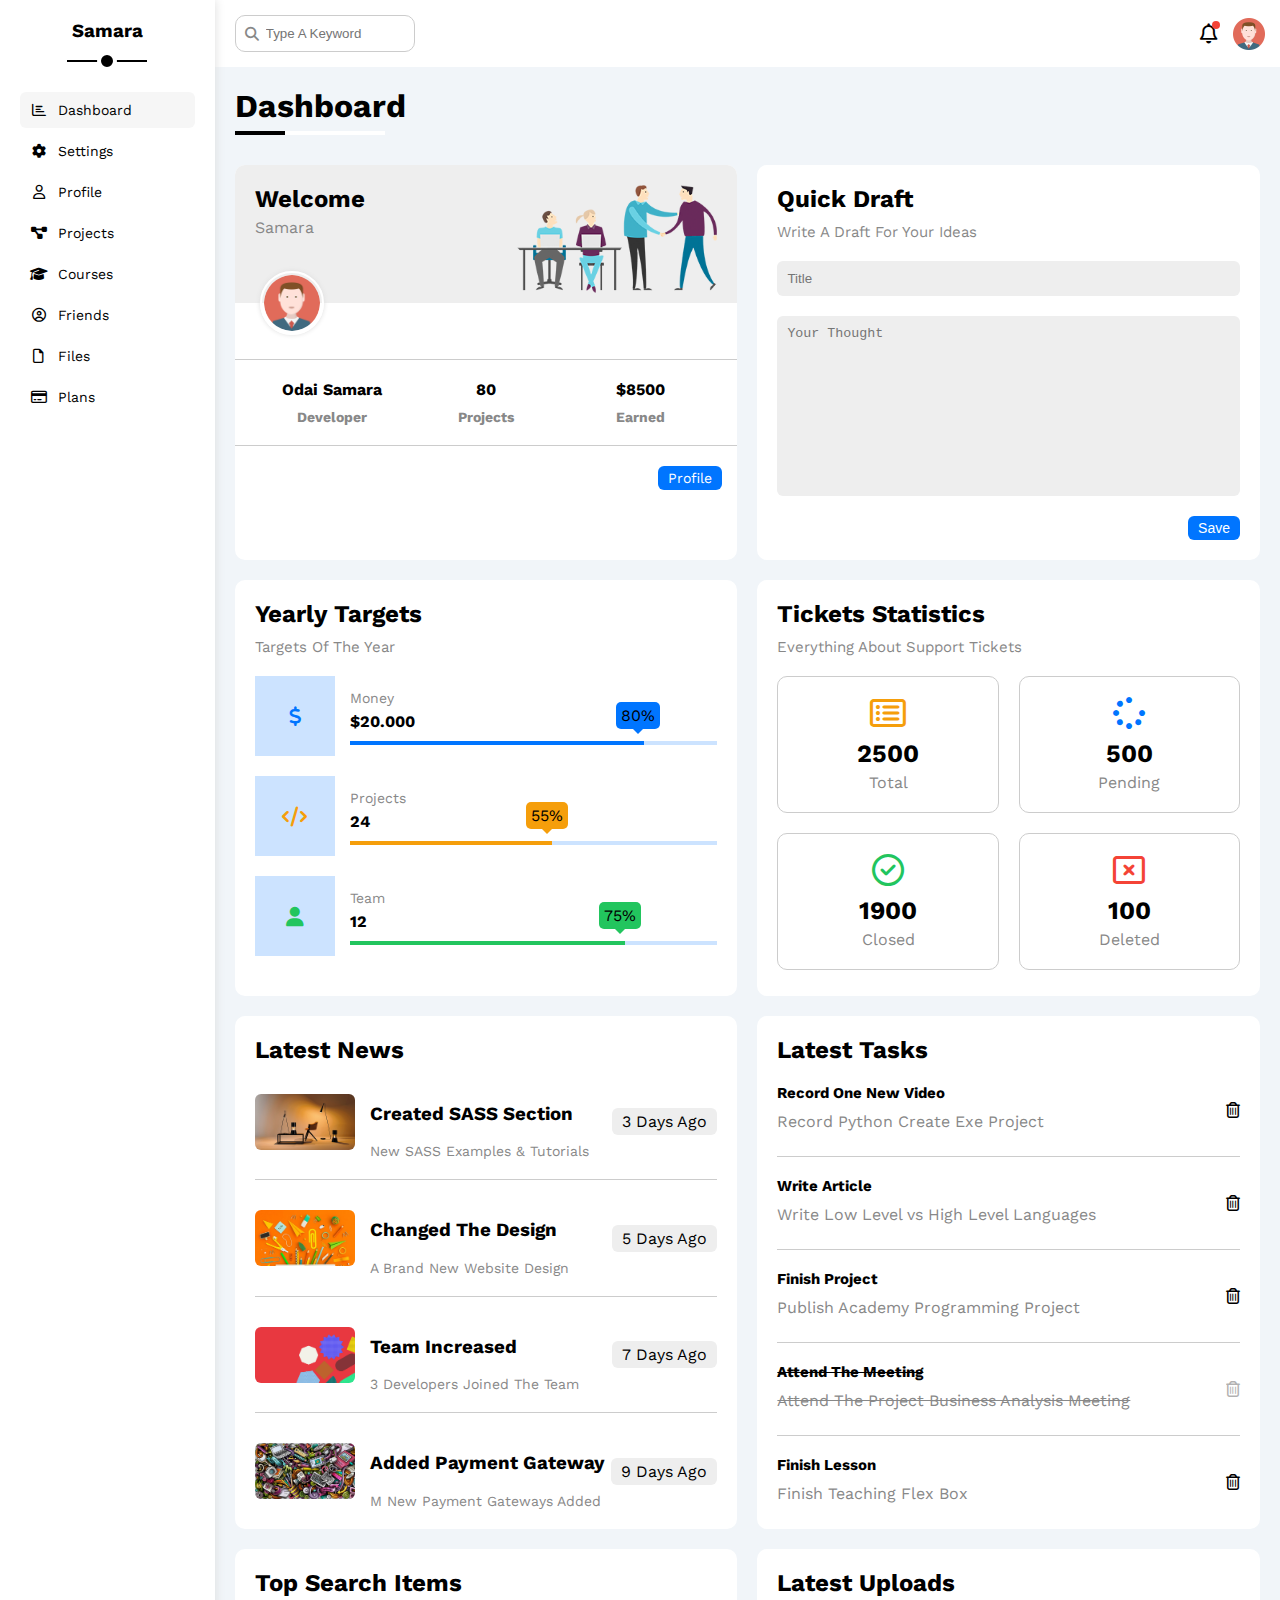
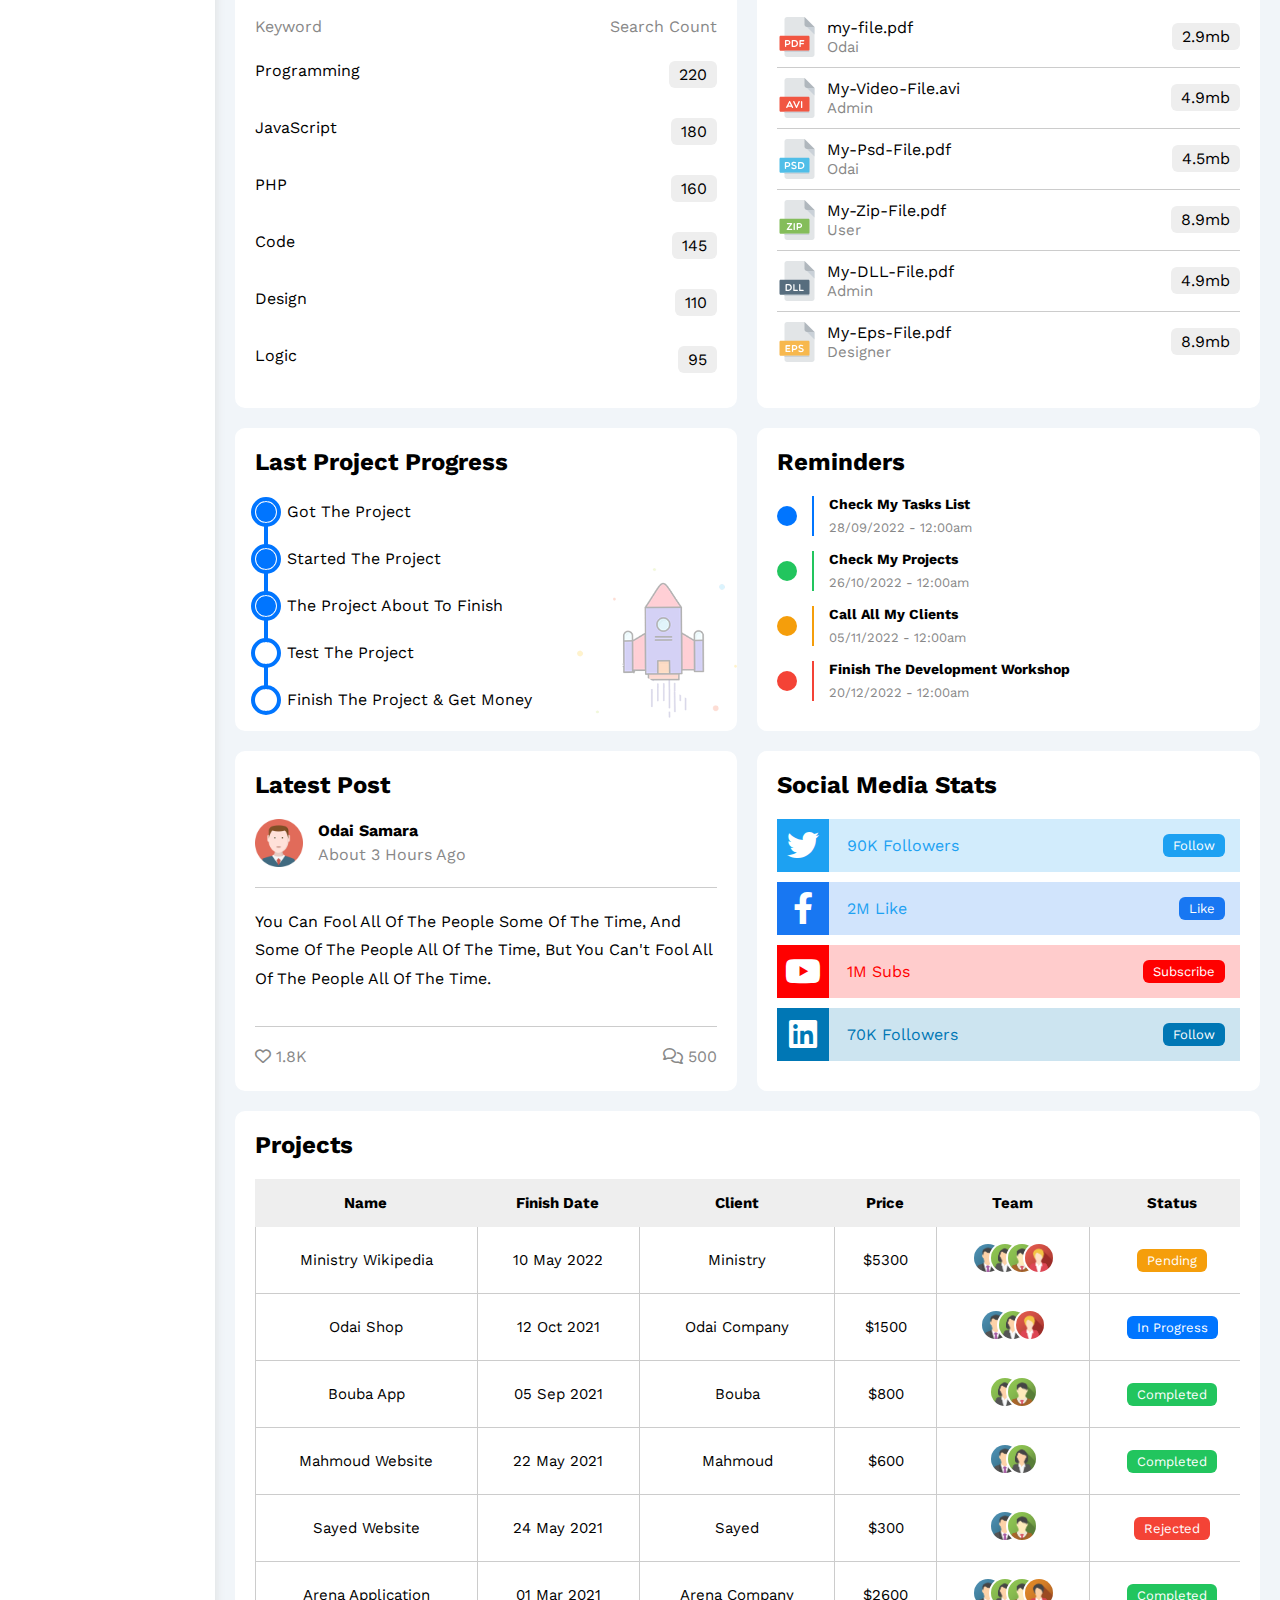
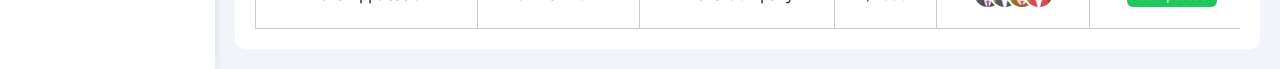
<file: index.html>
<!DOCTYPE html>
<html lang="en">

<head>
  <meta charset="UTF-8">
  <meta http-equiv="X-UA-Compatible" content="IE=edge">
  <meta name="viewport" content="width=device-width, initial-scale=1.0">
   <!-- FontAwesome -->
   <link rel="stylesheet" href="css/all.min.css">
  <!-- Main template file css -->
  <link rel="stylesheet" href="css/bootstarb.css">
  <link rel="stylesheet" href="css/master.css">
  <!-- font google -->
  <link rel="preconnect" href="https://fonts.googleapis.com">
  <link rel="preconnect" href="https://fonts.gstatic.com" crossorigin>
  <link
    href="https://fonts.googleapis.com/css2?family=Cairo:wght@300;400;700&family=Jomhuria&family=Open+Sans:wght@400;700&family=Work+Sans:wght@200;300;400;500;600;800&display=swap"
    rel="stylesheet">
  <title>Dashboard</title>
</head>

<body>
  <div class="page d-flex">
    <div class="sidebar bg-white p-20 p-relative">
      <h3 class="p-relative txt-c mt-0">Samara</h3>
      <ul>
        <li>
          <a class="active d-flex align-center fs-14 c-black rad-6 p-10" href="index.html">
            <i class="fa-regular fa-chart-bar fa-fw"></i>
            <span>Dashboard</span>
          </a>
        </li>
        <li>
          <a class="d-flex align-center fs-14 c-black rad-6 p-10" href="settings.html">
            <i class="fa-solid fa-gear fa-fw"></i>
            <span>Settings</span>
          </a>
        </li>
        <li>
          <a class="d-flex align-center fs-14 c-black rad-6 p-10" href="profile.html">
            <i class="fa-regular fa-user fa-fw"></i>
            <span>Profile</span>
          </a>
        </li>
        <li>
          <a class="d-flex align-center fs-14 c-black rad-6 p-10" href="projects.html">
            <i class="fa-solid fa-diagram-project fa-fw"></i>
            <span>Projects</span>
          </a>
        </li>
        <li>
          <a class="d-flex align-center fs-14 c-black rad-6 p-10" href="courses.html">
            <i class="fa-solid fa-graduation-cap fa-fw"></i>
            <span>Courses</span>
          </a>
        </li>
        <li>
          <a class="d-flex align-center fs-14 c-black rad-6 p-10" href="friends.html">
            <i class="fa-regular fa-circle-user fa-fw"></i>
            <span>Friends</span>
          </a>
        </li>
        <li>
          <a class="d-flex align-center fs-14 c-black rad-6 p-10" href="files.html">
            <i class="fa-regular fa-file fa-fw"></i>
            <span>Files</span>
          </a>
        </li>
        <li>
          <a class="d-flex align-center fs-14 c-black rad-6 p-10" href="plans.html">
            <i class="fa-regular fa-credit-card fa-fw"></i>
            <span>Plans</span>
          </a>
        </li>
      </ul>
    </div>
    <div class="content w-full">
      <!-- Start Head -->
      <div class="head bg-white p-15 between-flex">
        <div class="search p-relative">
          <input class="p-10" type="search" placeholder="Type A Keyword" />
        </div>
        <div class="icons d-flex align-center">
          <span class="notification p-relative">
            <i class="fa-regular fa-bell fa-lg"></i>
          </span>
          <img decoding="async" src="image/avatar.png" alt="" />
        </div>
      </div>
      <!-- End Head -->
      <h1 class="p-relative">Dashboard</h1>
      <div class="wrapper d-grid gap-20">
        <!-- Start Welcome Widget -->
        <div class="welcome bg-white rad-10 txt-c-mobile block-mobile">
          <div class="intro p-20 d-flex space-between bg-eee">
            <div>
              <h2 class="m-0">Welcome</h2>
              <p class="c-grey mt-5">Samara</p>
            </div>
            <img decoding="async" class="hide-mobile" src="image/welcome.png" alt="" />
          </div>
          <img decoding="async" src="image/avatar.png" alt="" class="avatar" />
          <div class="body txt-c d-flex p-20 mt-20 mb-20 block-mobile">
            <div>Odai Samara <span class="d-block c-grey fs-14 mt-10">Developer</span></div>
            <div>80 <span class="d-block c-grey fs-14 mt-10">Projects</span></div>
            <div>$8500 <span class="d-block c-grey fs-14 mt-10">Earned</span></div>
          </div>
          <a href="profile.html" class="visit d-block fs-14 bg-blue c-white w-fit btn-shape">Profile</a>
        </div>
        <!-- End Welcome Widget -->
        <!-- Start Quick Draft Widget -->
        <div class="quick-draft p-20 bg-white rad-10">
          <h2 class="mt-0 mb-10">Quick Draft</h2>
          <p class="mt-0 mb-20 c-grey fs-15">Write A Draft For Your Ideas</p>
          <form>
            <input class="d-block mb-20 w-full p-10 b-none bg-eee rad-6" type="text" placeholder="Title" />
            <textarea class="d-block mb-20 w-full p-10 b-none bg-eee rad-6" placeholder="Your Thought"></textarea>
            <input class="save d-block fs-14 bg-blue c-white b-none w-fit btn-shape" type="submit" value="Save" />
          </form>
        </div>
        <!-- End Quick Draft Widget -->
        <!-- Start Targets Widget -->
        <div class="targets p-20 bg-white rad-10">
          <h2 class="mt-0 mb-10">Yearly Targets</h2>
          <p class="mt-0 mb-20 c-grey fs-15">Targets Of The Year</p>
          <div class="target-row mb-20 blue center-flex">
            <div class="icon center-flex">
              <i class="fa-solid fa-dollar-sign fa-lg c-blue"></i>
            </div>
            <div class="details">
              <span class="fs-14 c-grey">Money</span>
              <span class="d-block mt-5 mb-10 fw-bold">$20.000</span>
              <div class="progress p-relative">
                <span class="bg-blue blue" style="width: 80%">
                  <span class="bg-blue">80%</span>
                </span>
              </div>
            </div>
          </div>
          <div class="target-row mb-20 center-flex orange">
            <div class="icon center-flex">
              <i class="fa-solid fa-code fa-lg c-orange"></i>
            </div>
            <div class="details">
              <span class="fs-14 c-grey">Projects</span>
              <span class="d-block mt-5 mb-10 fw-bold">24</span>
              <div class="progress p-relative">
                <span class="bg-orange orange" style="width: 55%">
                  <span class="bg-orange">55%</span>
                </span>
              </div>
            </div>
          </div>
          <div class="target-row mb-20 center-flex green">
            <div class="icon center-flex">
              <i class="fa-solid fa-user fa-lg c-green"></i>
            </div>
            <div class="details">
              <span class="fs-14 c-grey">Team</span>
              <span class="d-block mt-5 mb-10 fw-bold">12</span>
              <div class="progress p-relative">
                <span class="bg-green green" style="width: 75%">
                  <span class="bg-green">75%</span>
                </span>
              </div>
            </div>
          </div>
        </div>
        <!-- End Targets Widget -->
        <!-- Start Ticket Widget -->
        <div class="tickets p-20 bg-white rad-10">
          <h2 class="mt-0 mb-10">Tickets Statistics</h2>
          <p class="mt-0 mb-20 c-grey fs-15">Everything About Support Tickets</p>
          <div class="d-flex txt-c gap-20 f-wrap">
            <div class="box p-20 rad-10 c-grey">
              <i class="fa-regular fa-rectangle-list fa-2x mb-10 c-orange"></i>
              <span class="d-block c-black fw-bold fs-25 mb-5">2500</span>
              Total
            </div>
            <div class="box p-20 rad-10 c-grey">
              <i class="fa-solid fa-spinner fa-2x mb-10 c-blue"></i>
              <span class="d-block c-black fw-bold fs-25 mb-5">500</span>
              Pending
            </div>
            <div class="box p-20 rad-10 c-grey">
              <i class="fa-regular fa-circle-check fa-2x mb-10 c-green"></i>
              <span class="d-block c-black fw-bold fs-25 mb-5">1900</span>
              Closed
            </div>
            <div class="box p-20 rad-10 c-grey">
              <i class="fa-regular fa-rectangle-xmark fa-2x mb-10 c-red"></i>
              <span class="d-block c-black fw-bold fs-25 mb-5">100</span>
              Deleted
            </div>
          </div>
        </div>
        <!-- End Ticket Widget -->
        <!-- Start Latest News Widget -->
        <div class="latest-news p-20 bg-white rad-10 txt-c-mobile">
          <h2 class="mt-0 mb-20">Latest News</h2>
          <div class="news-row d-flex align-center">
            <img decoding="async" src="image/news-01.png" alt="" />
            <div class="info">
              <h3>Created SASS Section</h3>
              <p class="m-0 fs-14 c-grey">New SASS Examples & Tutorials</p>
            </div>
            <div class="btn-shape bg-eee label">3 Days Ago</div>
          </div>
          <div class="news-row d-flex align-center">
            <img decoding="async" src="image/news-02.png" alt="" />
            <div class="info">
              <h3>Changed The Design</h3>
              <p class="m-0 fs-14 c-grey">A Brand New Website Design</p>
            </div>
            <div class="btn-shape bg-eee label">5 Days Ago</div>
          </div>
          <div class="news-row d-flex align-center">
            <img decoding="async" src="image/news-03.png" alt="" />
            <div class="info">
              <h3>Team Increased</h3>
              <p class="m-0 fs-14 c-grey">3 Developers Joined The Team</p>
            </div>
            <div class="btn-shape bg-eee label">7 Days Ago</div>
          </div>
          <div class="news-row d-flex align-center">
            <img decoding="async" src="image/news-04.png" alt="" />
            <div class="info">
              <h3>Added Payment Gateway</h3>
              <p class="m-0 fs-14 c-grey">M New Payment Gateways Added</p>
            </div>
            <div class="btn-shape bg-eee label">9 Days Ago</div>
          </div>
        </div>
        <!-- End Latest News Widget -->
        <!-- Start Tasks Widget -->
        <div class="tasks p-20 bg-white rad-10">
          <h2 class="mt-0 mb-20">Latest Tasks</h2>
          <div class="task-row between-flex">
            <div class="info">
              <h3 class="mt-0 mb-10 fs-15">Record One New Video</h3>
              <p class="m-0 mb-5  c-grey">Record Python Create Exe Project</p>
            </div>
            <i class="fa-regular fa-trash-can delete"></i>
          </div>
          <div class="task-row between-flex">
            <div class="info">
              <h3 class="mt-0 mb-10 fs-15">Write Article</h3>
              <p class="m-0  mb-5 c-grey">Write Low Level vs High Level Languages</p>
            </div>
            <i class="fa-regular fa-trash-can delete"></i>
          </div>
          <div class="task-row between-flex">
            <div class="info">
              <h3 class="mt-0 mb-10 fs-15">Finish Project</h3>
              <p class="m-0 mb-5 c-grey">Publish Academy Programming Project</p>
            </div>
            <i class="fa-regular fa-trash-can delete"></i>
          </div>
          <div class="task-row between-flex done">
            <div class="info">
              <h3 class="mt-0 mb-10 fs-15">Attend The Meeting</h3>
              <p class="m-0 mb-5 c-grey">Attend The Project Business Analysis Meeting</p>
            </div>
            <i class="fa-regular fa-trash-can delete"></i>
          </div>
          <div class="task-row between-flex">
            <div class="info">
              <h3 class="mt-0 mb-10 fs-15">Finish Lesson</h3>
              <p class="m-0 mb-5 c-grey">Finish Teaching Flex Box</p>
            </div>
            <i class="fa-regular fa-trash-can delete"></i>
          </div>
        </div>
        <!-- End Tasks -->
        <!-- Start Top Search Word Widget -->
        <div class="search-items p-20 bg-white rad-10">
          <h2 class="mt-0 mb-20">Top Search Items</h2>
          <div class="items-head d-flex space-between c-grey mb-10">
            <div>Keyword</div>
            <div>Search Count</div>
          </div>
          <div class="items d-flex space-between pt-15 pb-15">
            <span>Programming</span>
            <span class="bg-eee btn-shape">220</span>
          </div>
          <div class="items d-flex space-between pt-15 pb-15">
            <span>JavaScript</span>
            <span class="bg-eee btn-shape">180</span>
          </div>
          <div class="items d-flex space-between pt-15 pb-15">
            <span>PHP</span>
            <span class="bg-eee btn-shape">160</span>
          </div>
          <div class="items d-flex space-between pt-15 pb-15">
            <span>Code</span>
            <span class="bg-eee btn-shape">145</span>
          </div>
          <div class="items d-flex space-between pt-15 pb-15">
            <span>Design</span>
            <span class="bg-eee btn-shape">110</span>
          </div>
          <div class="items d-flex space-between pt-15 pb-15">
            <span>Logic</span>
            <span class="bg-eee btn-shape">95</span>
          </div>
        </div>
        <!-- End Top Search Word Widget -->
        <!-- Start Latest Uploads Widget -->
        <div class="latest-uploads p-20 bg-white rad-10">
          <h2 class="mt-0 mb-20">Latest Uploads</h2>
          <ul class="m-0">
            <li class="between-flex pb-10 mb-10">
              <div class="d-flex align-center">
                <img decoding="async" class="mr-10" src="image/pdf.svg" alt="" />
                <div>
                  <span class="d-block">my-file.pdf</span>
                  <span class="fs-15 c-grey">Odai</span>
                </div>
              </div>
              <div class="bg-eee btn-shape">2.9mb</div>
            </li>
            <li class="between-flex pb-10 mb-10">
              <div class="d-flex align-center">
                <img decoding="async" class="mr-10" src="image/avi.svg" alt="" />
                <div>
                  <span class="d-block">My-Video-File.avi</span>
                  <span class="fs-15 c-grey">Admin</span>
                </div>
              </div>
              <div class="bg-eee btn-shape">4.9mb</div>
            </li>
            <li class="between-flex pb-10 mb-10">
              <div class="d-flex align-center">
                <img decoding="async" class="mr-10" src="image/psd.svg" alt="" />
                <div>
                  <span class="d-block">My-Psd-File.pdf</span>
                  <span class="fs-15 c-grey">Odai </span>
                </div>
              </div>
              <div class="bg-eee btn-shape">4.5mb</div>
            </li>
            <li class="between-flex pb-10 mb-10">
              <div class="d-flex align-center">
                <img decoding="async" class="mr-10" src="image/zip.svg" alt="" />
                <div>
                  <span class="d-block">My-Zip-File.pdf</span>
                  <span class="fs-15 c-grey">User</span>
                </div>
              </div>
              <div class="bg-eee btn-shape">8.9mb</div>
            </li>
            <li class="between-flex pb-10 mb-10">
              <div class="d-flex align-center">
                <img decoding="async" class="mr-10" src="image/dll.svg" alt="" />
                <div>
                  <span class="d-block">My-DLL-File.pdf</span>
                  <span class="fs-15 c-grey">Admin</span>
                </div>
              </div>
              <div class="bg-eee btn-shape">4.9mb</div>
            </li>
            <li class="between-flex">
              <div class="d-flex align-center">
                <img decoding="async" class="mr-10" src="image/eps.svg" alt="" />
                <div>
                  <span class="d-block">My-Eps-File.pdf</span>
                  <span class="fs-15 c-grey">Designer</span>
                </div>
              </div>
              <div class="bg-eee btn-shape">8.9mb</div>
            </li>
          </ul>
        </div>
        <!-- End Latest Uploads Widget -->
        <!-- Start Last Project Progress Widget -->
        <div class="last-project p-20 bg-white rad-10 p-relative">
          <h2 class="mt-0 mb-20">Last Project Progress</h2>
          <ul class="m-0 p-relative">
            <li class="mt-25 d-flex align-center done">Got The Project</li>
            <li class="mt-25 d-flex align-center done">Started The Project</li>
            <li class="mt-25 d-flex align-center done">The Project About To Finish</li>
            <li class="mt-25 d-flex align-center current">Test The Project</li>
            <li class="mt-25 d-flex align-center">Finish The Project & Get Money</li>
          </ul>
          <img decoding="async" class="launch-icon hide-mobile" src="image/project.png" alt="" />
        </div>
        <!-- End Last Project Progress Widget -->
        <!-- Start Reminders Widget -->
        <div class="reminders p-20 bg-white rad-10 p-relative">
          <h2 class="mt-0 mb-25">Reminders</h2>
          <ul class="m-0">
            <li class="d-flex align-center mt-15">
              <span class="key bg-blue mr-15 d-block rad-half"></span>
              <div class="pl-15 blue">
                <p class="fs-14 fw-bold mt-0 mb-5">Check My Tasks List</p>
                <span class="fs-13 c-grey">28/09/2022 - 12:00am</span>
              </div>
            </li>
            <li class="d-flex align-center mt-15">
              <span class="key bg-green mr-15 d-block rad-half"></span>
              <div class="pl-15 green">
                <p class="fs-14 fw-bold mt-0 mb-5">Check My Projects</p>
                <span class="fs-13 c-grey">26/10/2022 - 12:00am</span>
              </div>
            </li>
            <li class="d-flex align-center mt-15">
              <span class="key bg-orange mr-15 d-block rad-half"></span>
              <div class="pl-15 orange">
                <p class="fs-14 fw-bold mt-0 mb-5">Call All My Clients</p>
                <span class="fs-13 c-grey">05/11/2022 - 12:00am</span>
              </div>
            </li>
            <li class="d-flex align-center mt-15">
              <span class="key bg-red mr-15 d-block rad-half"></span>
              <div class="pl-15 red">
                <p class="fs-14 fw-bold mt-0 mb-5">Finish The Development Workshop</p>
                <span class="fs-13 c-grey">20/12/2022 - 12:00am</span>
              </div>
            </li>
          </ul>
        </div>
        <!-- End Reminders Widget -->
        <!-- Start Latest Post Widget -->
        <div class="latest-post p-20 bg-white rad-10 p-relative">
          <h2 class="mt-0 mb-25">Latest Post</h2>
          <div class="top d-flex align-center">
            <img decoding="async" class="avatar mr-15" src="image/avatar.png" alt="" />
            <div class="info">
              <span class="d-block mb-5 fw-bold">Odai Samara</span>
              <span class="c-grey">About 3 Hours Ago</span>
            </div>
          </div>
          <div class="post-content txt-c-mobile pt-20 pb-20 mt-20 mb-20">
            You can fool all of the people some of the time, and some of the people all of the time, but you can't
            fool all of the people all of the time.
          </div>
          <div class="post-stats between-flex c-grey">
            <div>
              <i class="fa-regular fa-heart"></i>
              <span>1.8K</span>
            </div>
            <div>
              <i class="fa-regular fa-comments"></i>
              <span>500</span>
            </div>
          </div>
        </div>
        <!-- End Latest Post Widget -->
        <!-- Start Social Media Stats Widget -->
        <div class="social-media p-20 bg-white rad-10 p-relative">
          <h2 class="mt-0 mb-25">Social Media Stats</h2>
          <div class="box twitter p-15 p-relative mb-10 between-flex">
            <i class="fa-brands fa-twitter fa-2x c-white h-full center-flex"></i>
            <span>90K Followers</span>
            <a class="fs-13 c-white btn-shape" href="#">Follow</a>
          </div>
          <div class="box facebook p-15 p-relative mb-10 between-flex">
            <i class="fa-brands fa-facebook-f fa-2x c-white h-full center-flex"></i>
            <span>2M Like</span>
            <a class="fs-13 c-white btn-shape" href="#">Like</a>
          </div>
          <div class="box youtube p-15 p-relative mb-10 between-flex">
            <i class="fa-brands fa-youtube fa-2x c-white h-full center-flex"></i>
            <span>1M Subs</span>
            <a class="fs-13 c-white btn-shape" href="#">Subscribe</a>
          </div>
          <div class="box linkedin p-15 p-relative mb-10 between-flex">
            <i class="fa-brands fa-linkedin fa-2x c-white h-full center-flex"></i>
            <span>70K Followers</span>
            <a class="fs-13 c-white btn-shape" href="#">Follow</a>
          </div>
        </div>
        <!--  End Social Media Stats Widget -->
      </div>
      <!-- Start Projects Table -->
      <div class="projects p-20 bg-white rad-10 m-20">
        <h2 class="mt-0 mb-20">Projects</h2>
        <div class="responsive-table">
          <table class="fs-15 w-full">
            <thead>
              <tr>
                <td>Name</td>
                <td>Finish Date</td>
                <td>Client</td>
                <td>Price</td>
                <td>Team</td>
                <td>Status</td>
              </tr>
            </thead>
            <tbody>
              <tr>
                <td>Ministry Wikipedia</td>
                <td>10 May 2022</td>
                <td>Ministry</td>
                <td>$5300</td>
                <td>
                  <img decoding="async" src="image/team-01.png" alt="" />
                  <img decoding="async" src="image/team-02.png" alt="" />
                  <img decoding="async" src="image/team-03.png" alt="" />
                  <img decoding="async" src="image/team-05.png" alt="" />
                </td>
                <td>
                  <span class="label fs-13  btn-shape bg-orange c-white">Pending</span>
                </td>
              </tr>
              <tr>
                <td>Odai Shop</td>
                <td>12 Oct 2021</td>
                <td>Odai Company</td>
                <td>$1500</td>
                <td>
                  <img decoding="async" src="image/team-01.png" alt="" />
                  <img decoding="async" src="image/team-02.png" alt="" />
                  <img decoding="async" src="image/team-05.png" alt="" />
                </td>
                <td><span class="label fs-13 btn-shape bg-blue c-white">In Progress</span></td>
              </tr>
              <tr>
                <td>Bouba App</td>
                <td>05 Sep 2021</td>
                <td>Bouba</td>
                <td>$800</td>
                <td>
                  <img decoding="async" src="image/team-02.png" alt="" />
                  <img decoding="async" src="image/team-03.png" alt="" />
                </td>
                <td><span class="label fs-13 btn-shape bg-green c-white">Completed</span></td>
              </tr>
              <tr>
                <td>Mahmoud Website</td>
                <td>22 May 2021</td>
                <td>Mahmoud</td>
                <td>$600</td>
                <td>
                  <img decoding="async" src="image/team-01.png" alt="" />
                  <img decoding="async" src="image/team-02.png" alt="" />
                </td>
                <td><span class="label fs-13 btn-shape bg-green c-white">Completed</span></td>
              </tr>
              <tr>
                <td>Sayed Website</td>
                <td>24 May 2021</td>
                <td>Sayed</td>
                <td>$300</td>
                <td>
                  <img decoding="async" src="image/team-01.png" alt="" />
                  <img decoding="async" src="image/team-03.png" alt="" />
                </td>
                <td><span class="label fs-13 btn-shape bg-red c-white">Rejected</span></td>
              </tr>
              <tr>
                <td>Arena Application</td>
                <td>01 Mar 2021</td>
                <td>Arena Company</td>
                <td>$2600</td>
                <td>
                  <img decoding="async" src="image/team-01.png" alt="" />
                  <img decoding="async" src="image/team-02.png" alt="" />
                  <img decoding="async" src="image/team-03.png" alt="" />
                  <img decoding="async" src="image/team-04.png" alt="" />
                </td>
                <td><span class="label fs-13 btn-shape bg-green c-white">Completed</span></td>
              </tr>
            </tbody>
          </table>
        </div>
      </div>
      <!-- End Projects Table -->
    </div>
  </div>
</body>

</html>
</file>
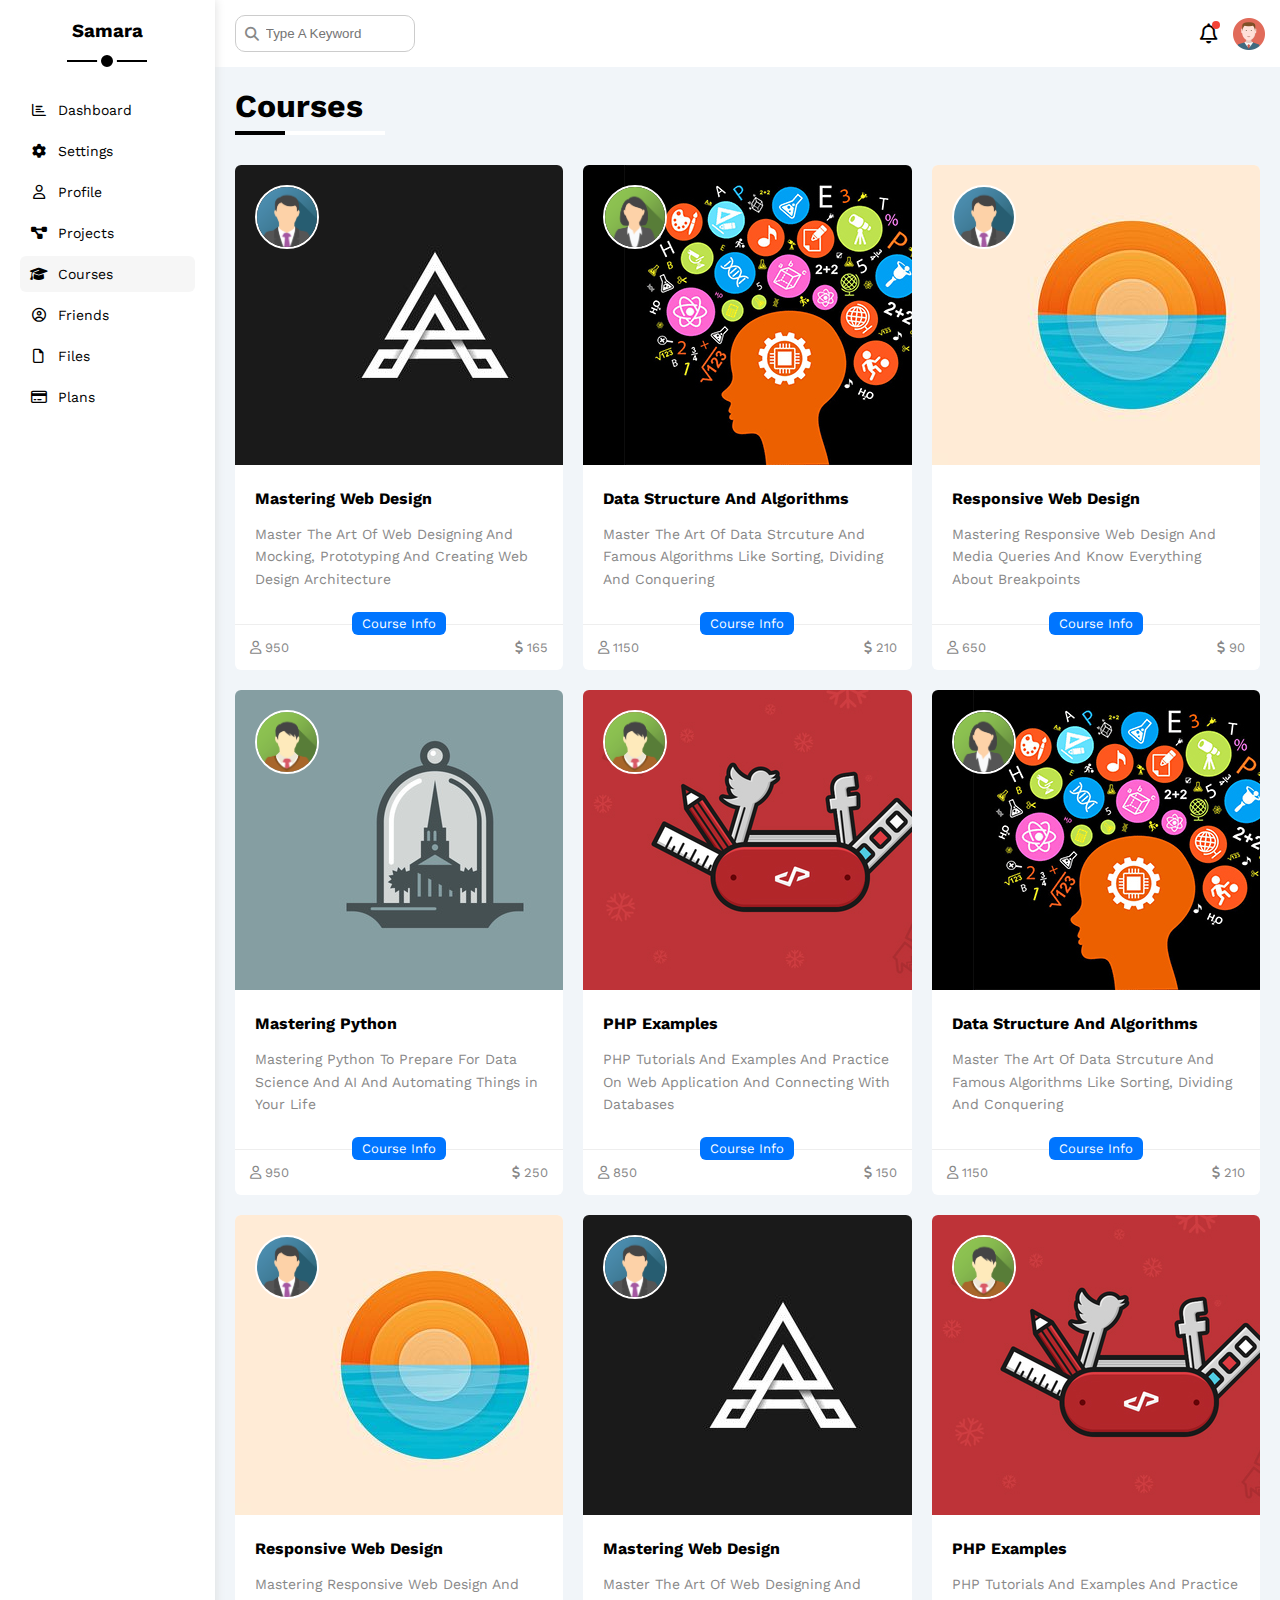
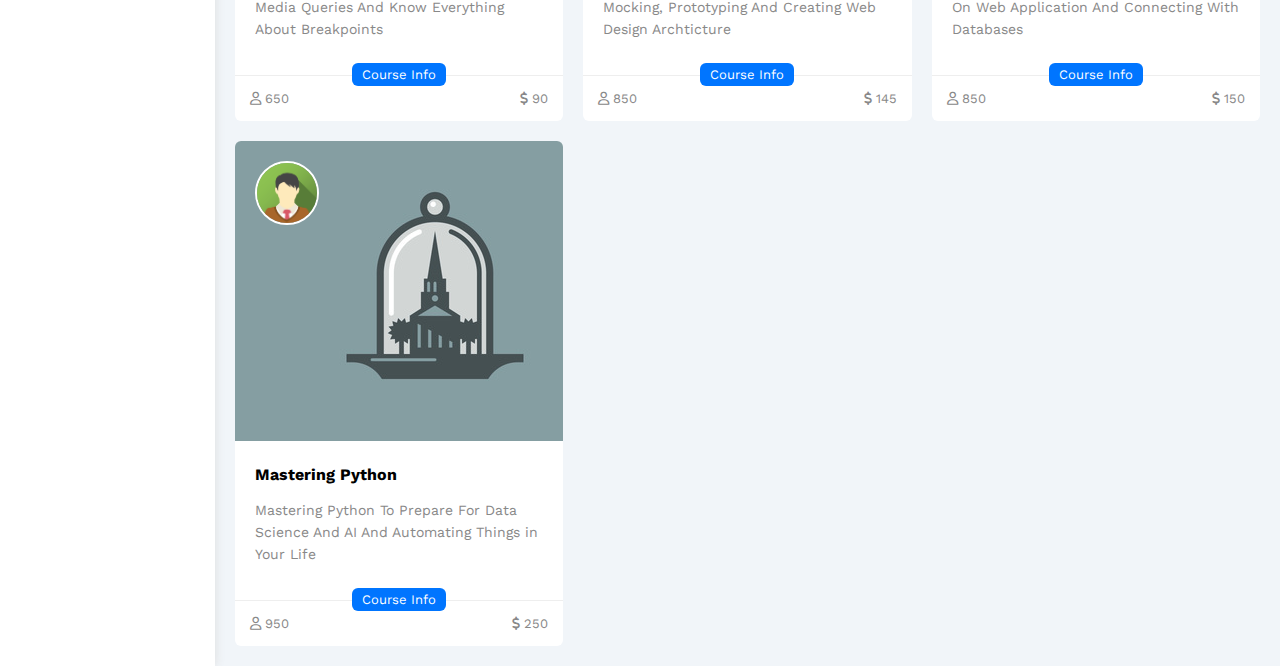
<file: Courses.html>
<!DOCTYPE html>
<html lang="en">

<head>
  <meta charset="UTF-8">
  <meta http-equiv="X-UA-Compatible" content="IE=edge">
  <meta name="viewport" content="width=device-width, initial-scale=1.0">
   <!-- FontAwesome -->
   <link rel="stylesheet" href="css/all.min.css">
  <!-- Main template file css -->
  <link rel="stylesheet" href="css/bootstarb.css">
  <link rel="stylesheet" href="css/master.css">
  <!-- font google -->
  <link rel="preconnect" href="https://fonts.googleapis.com">
  <link rel="preconnect" href="https://fonts.gstatic.com" crossorigin>
  <link
    href="https://fonts.googleapis.com/css2?family=Cairo:wght@300;400;700&family=Jomhuria&family=Open+Sans:wght@400;700&family=Work+Sans:wght@200;300;400;500;600;800&display=swap"
    rel="stylesheet">
  <title>Courses</title>
</head>
<body>
    <div class="page d-flex">
      <div class="sidebar bg-white p-20 p-relative">
        <h3 class="p-relative txt-c mt-0">Samara</h3>
        <ul>
          <li>
            <a class="d-flex align-center fs-14 c-black rad-6 p-10" href="index.html">
              <i class="fa-regular fa-chart-bar fa-fw"></i>
              <span>Dashboard</span>
            </a>
          </li>
          <li>
            <a class="d-flex align-center fs-14 c-black rad-6 p-10" href="settings.html">
              <i class="fa-solid fa-gear fa-fw"></i>
              <span>Settings</span>
            </a>
          </li>
          <li>
            <a class="d-flex align-center fs-14 c-black rad-6 p-10" href="profile.html">
              <i class="fa-regular fa-user fa-fw"></i>
              <span>Profile</span>
            </a>
          </li>
          <li>
            <a class="d-flex align-center fs-14 c-black rad-6 p-10" href="projects.html">
              <i class="fa-solid fa-diagram-project fa-fw"></i>
              <span>Projects</span>
            </a>
          </li>
          <li>
            <a class="active d-flex align-center fs-14 c-black rad-6 p-10" href="courses.html">
              <i class="fa-solid fa-graduation-cap fa-fw"></i>
              <span>Courses</span>
            </a>
          </li>
          <li>
            <a class="d-flex align-center fs-14 c-black rad-6 p-10" href="friends.html">
              <i class="fa-regular fa-circle-user fa-fw"></i>
              <span>Friends</span>
            </a>
          </li>
          <li>
            <a class="d-flex align-center fs-14 c-black rad-6 p-10" href="files.html">
              <i class="fa-regular fa-file fa-fw"></i>
              <span>Files</span>
            </a>
          </li>
          <li>
            <a class="d-flex align-center fs-14 c-black rad-6 p-10" href="plans.html">
              <i class="fa-regular fa-credit-card fa-fw"></i>
              <span>Plans</span>
            </a>
          </li>
        </ul>
      </div>
      <div class="content w-full">
        <!-- Start Head -->
        <div class="head bg-white p-15 between-flex">
          <div class="search p-relative">
            <input class="p-10" type="search" placeholder="Type A Keyword" />
          </div>
          <div class="icons d-flex align-center">
            <span class="notification p-relative">
              <i class="fa-regular fa-bell fa-lg"></i>
            </span>
            <img decoding="async" src="image/avatar.png" alt="" />
          </div>
        </div>
        <!-- End Head -->
        <h1 class="p-relative">Courses</h1>
        <div class="courses-page d-grid m-20 gap-20">
          <div class="course bg-white rad-6 p-relative">
            <img decoding="async" class="cover" src="image/course-01.jpg" alt="" />
            <img decoding="async" class="instructor" src="image/team-01.png" alt="" />
            <div class="p-20">
              <h4 class="m-0">Mastering Web Design</h4>
              <p class="description c-grey mt-15 fs-14">
                Master The Art Of Web Designing And Mocking, Prototyping And Creating Web Design Architecture
              </p>
            </div>
            <div class="info p-15 p-relative between-flex">
              <span class="title bg-blue c-white btn-shape">Course Info</span>
              <span class="c-grey">
                <i class="fa-regular fa-user"></i>
                950
              </span>
              <span class="c-grey">
                <i class="fa-solid fa-dollar-sign"></i>
                165
              </span>
            </div>
          </div>
          <div class="course bg-white rad-6 p-relative">
            <img decoding="async" class="cover" src="image/course-02.jpg" alt="" />
            <img decoding="async" class="instructor" src="image/team-02.png" alt="" />
            <div class="p-20">
              <h4 class="m-0">Data Structure And Algorithms</h4>
              <p class="description c-grey mt-15 fs-14">
                Master The Art Of Data Strcuture And Famous Algorithms Like Sorting, Dividing And Conquering
              </p>
            </div>
            <div class="info p-15 p-relative between-flex">
              <span class="title bg-blue c-white btn-shape">Course Info</span>
              <span class="c-grey"> <i class="fa-regular fa-user"></i> 1150</span>
              <span class="c-grey"><i class="fa-solid fa-dollar-sign"></i> 210</span>
            </div>
          </div>
          <div class="course bg-white rad-6 p-relative">
            <img decoding="async" class="cover" src="image/course-03.jpg" alt="" />
            <img decoding="async" class="instructor" src="image/team-01.png" alt="" />
            <div class="p-20">
              <h4 class="m-0">Responsive Web Design</h4>
              <p class="description c-grey mt-15 fs-14">
                Mastering Responsive Web Design And Media Queries And Know Everything About Breakpoints
              </p>
            </div>
            <div class="info p-15 p-relative between-flex">
              <span class="title bg-blue c-white btn-shape">Course Info</span>
              <span class="c-grey"> <i class="fa-regular fa-user"></i> 650</span>
              <span class="c-grey"><i class="fa-solid fa-dollar-sign"></i> 90</span>
            </div>
          </div>
          <div class="course bg-white rad-6 p-relative">
            <img decoding="async" class="cover" src="image/course-04.jpg" alt="" />
            <img decoding="async" class="instructor" src="image/team-03.png" alt="" />
            <div class="p-20">
              <h4 class="m-0">Mastering Python</h4>
              <p class="description c-grey mt-15 fs-14">
                Mastering Python To Prepare For Data Science And AI And Automating Things in Your Life
              </p>
            </div>
            <div class="info p-15 p-relative between-flex">
              <span class="title bg-blue c-white btn-shape">Course Info</span>
              <span class="c-grey"> <i class="fa-regular fa-user"></i> 950</span>
              <span class="c-grey"><i class="fa-solid fa-dollar-sign"></i> 250</span>
            </div>
          </div>
          <div class="course bg-white rad-6 p-relative">
            <img decoding="async" class="cover" src="image/course-05.jpg" alt="" />
            <img decoding="async" class="instructor" src="image/team-03.png" alt="" />
            <div class="p-20">
              <h4 class="m-0">PHP Examples</h4>
              <p class="description c-grey mt-15 fs-14">
                PHP Tutorials And Examples And Practice On Web Application And Connecting With Databases
              </p>
            </div>
            <div class="info p-15 p-relative between-flex">
              <span class="title bg-blue c-white btn-shape">Course Info</span>
              <span class="c-grey"> <i class="fa-regular fa-user"></i> 850</span>
              <span class="c-grey"><i class="fa-solid fa-dollar-sign"></i> 150</span>
            </div>
          </div>
          <div class="course bg-white rad-6 p-relative">
            <img decoding="async" class="cover" src="image/course-02.jpg" alt="" />
            <img decoding="async" class="instructor" src="image/team-02.png" alt="" />
            <div class="p-20">
              <h4 class="m-0">Data Structure And Algorithms</h4>
              <p class="description c-grey mt-15 fs-14">
                Master The Art Of Data Strcuture And Famous Algorithms Like Sorting, Dividing And Conquering
              </p>
            </div>
            <div class="info p-15 p-relative between-flex">
              <span class="title bg-blue c-white btn-shape">Course Info</span>
              <span class="c-grey"> <i class="fa-regular fa-user"></i> 1150</span>
              <span class="c-grey"><i class="fa-solid fa-dollar-sign"></i> 210</span>
            </div>
          </div>
          <div class="course bg-white rad-6 p-relative">
            <img decoding="async" class="cover" src="image/course-03.jpg" alt="" />
            <img decoding="async" class="instructor" src="image/team-01.png" alt="" />
            <div class="p-20">
              <h4 class="m-0">Responsive Web Design</h4>
              <p class="description c-grey mt-15 fs-14">
                Mastering Responsive Web Design And Media Queries And Know Everything About Breakpoints
              </p>
            </div>
            <div class="info p-15 p-relative between-flex">
              <span class="title bg-blue c-white btn-shape">Course Info</span>
              <span class="c-grey"> <i class="fa-regular fa-user"></i> 650</span>
              <span class="c-grey"><i class="fa-solid fa-dollar-sign"></i> 90</span>
            </div>
          </div>
          <div class="course bg-white rad-6 p-relative">
            <img decoding="async" class="cover" src="image/course-01.jpg" alt="" />
            <img decoding="async" class="instructor" src="image/team-01.png" alt="" />
            <div class="p-20">
              <h4 class="m-0">Mastering Web Design</h4>
              <p class="description c-grey mt-15 fs-14">
                Master The Art Of Web Designing And Mocking, Prototyping And Creating Web Design Archticture
              </p>
            </div>
            <div class="info p-15 p-relative between-flex">
              <span class="title bg-blue c-white btn-shape">Course Info</span>
              <span class="c-grey"> <i class="fa-regular fa-user"></i> 850</span>
              <span class="c-grey"><i class="fa-solid fa-dollar-sign"></i> 145</span>
            </div>
          </div>
          <div class="course bg-white rad-6 p-relative">
            <img decoding="async" class="cover" src="image/course-05.jpg" alt="" />
            <img decoding="async" class="instructor" src="image/team-03.png" alt="" />
            <div class="p-20">
              <h4 class="m-0">PHP Examples</h4>
              <p class="description c-grey mt-15 fs-14">
                PHP Tutorials And Examples And Practice On Web Application And Connecting With Databases
              </p>
            </div>
            <div class="info p-15 p-relative between-flex">
              <span class="title bg-blue c-white btn-shape">Course Info</span>
              <span class="c-grey"> <i class="fa-regular fa-user"></i> 850</span>
              <span class="c-grey"><i class="fa-solid fa-dollar-sign"></i> 150</span>
            </div>
          </div>
          <div class="course bg-white rad-6 p-relative">
            <img decoding="async" class="cover" src="image/course-04.jpg" alt="" />
            <img decoding="async" class="instructor" src="image/team-03.png" alt="" />
            <div class="p-20">
              <h4 class="m-0">Mastering Python</h4>
              <p class="description c-grey mt-15 fs-14">
                Mastering Python To Prepare For Data Science And AI And Automating Things in Your Life
              </p>
            </div>
            <div class="info p-15 p-relative between-flex">
              <span class="title bg-blue c-white btn-shape">Course Info</span>
              <span class="c-grey"> <i class="fa-regular fa-user"></i> 950</span>
              <span class="c-grey"><i class="fa-solid fa-dollar-sign"></i> 250</span>
            </div>
          </div>
        </div>
      </div>
    </div>
  </body>
</html>
</file>
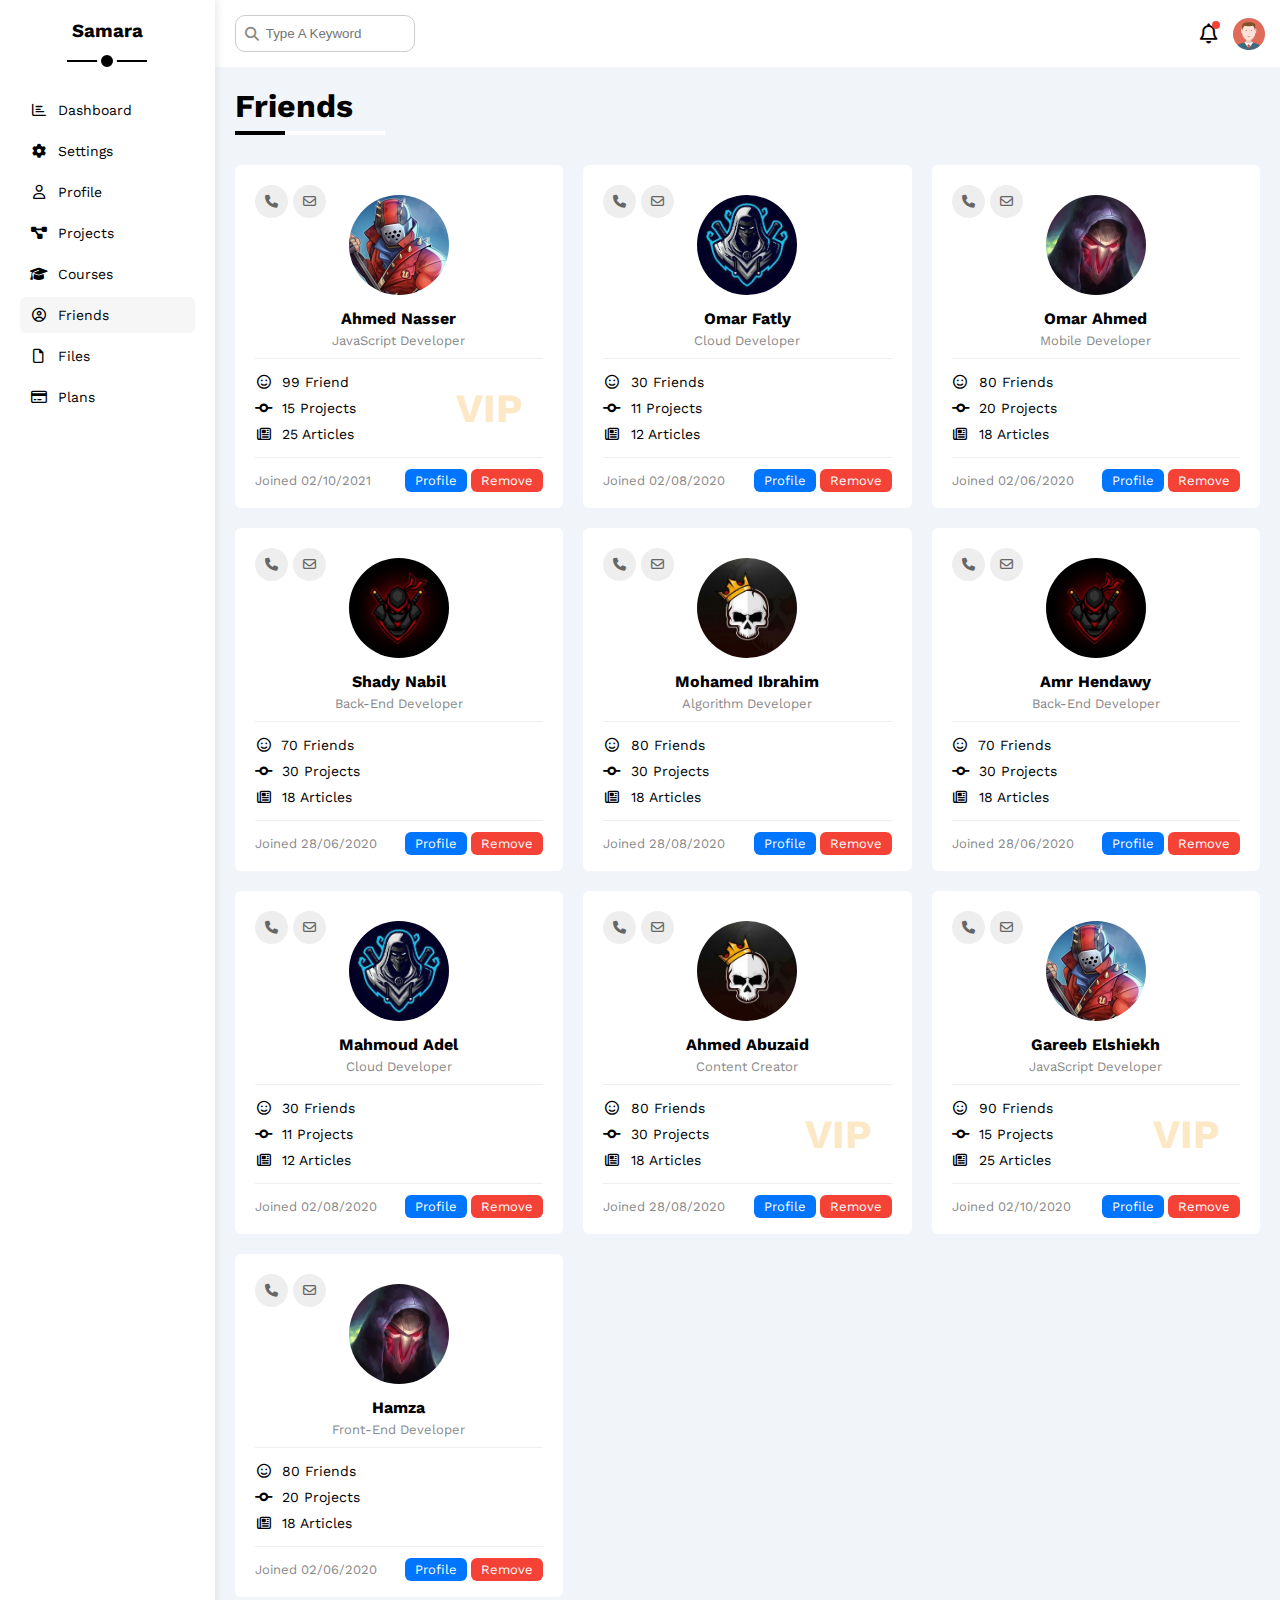
<file: Friends.html>
<!DOCTYPE html>
<html lang="en">

<head>
  <meta charset="UTF-8">
  <meta http-equiv="X-UA-Compatible" content="IE=edge">
  <meta name="viewport" content="width=device-width, initial-scale=1.0">
   <!-- FontAwesome -->
   <link rel="stylesheet" href="css/all.min.css">
  <!-- Main template file css -->
  <link rel="stylesheet" href="css/bootstarb.css">
  <link rel="stylesheet" href="css/master.css">
  <!-- font google -->
  <link rel="preconnect" href="https://fonts.googleapis.com">
  <link rel="preconnect" href="https://fonts.gstatic.com" crossorigin>
  <link
    href="https://fonts.googleapis.com/css2?family=Cairo:wght@300;400;700&family=Jomhuria&family=Open+Sans:wght@400;700&family=Work+Sans:wght@200;300;400;500;600;800&display=swap"
    rel="stylesheet">
  <title>friend</title>
</head>
<body>
    <div class="page d-flex">
      <div class="sidebar bg-white p-20 p-relative">
        <h3 class="p-relative txt-c mt-0">Samara</h3>
        <ul>
          <li>
            <a class="d-flex align-center fs-14 c-black rad-6 p-10" href="index.html">
              <i class="fa-regular fa-chart-bar fa-fw"></i>
              <span>Dashboard</span>
            </a>
          </li>
          <li>
            <a class="d-flex align-center fs-14 c-black rad-6 p-10" href="settings.html">
              <i class="fa-solid fa-gear fa-fw"></i>
              <span>Settings</span>
            </a>
          </li>
          <li>
            <a class="d-flex align-center fs-14 c-black rad-6 p-10" href="profile.html">
              <i class="fa-regular fa-user fa-fw"></i>
              <span>Profile</span>
            </a>
          </li>
          <li>
            <a class="d-flex align-center fs-14 c-black rad-6 p-10" href="projects.html">
              <i class="fa-solid fa-diagram-project fa-fw"></i>
              <span>Projects</span>
            </a>
          </li>
          <li>
            <a class="d-flex align-center fs-14 c-black rad-6 p-10" href="courses.html">
              <i class="fa-solid fa-graduation-cap fa-fw"></i>
              <span>Courses</span>
            </a>
          </li>
          <li>
            <a class="active d-flex align-center fs-14 c-black rad-6 p-10" href="friends.html">
              <i class="fa-regular fa-circle-user fa-fw"></i>
              <span>Friends</span>
            </a>
          </li>
          <li>
            <a class="d-flex align-center fs-14 c-black rad-6 p-10" href="files.html">
              <i class="fa-regular fa-file fa-fw"></i>
              <span>Files</span>
            </a>
          </li>
          <li>
            <a class="d-flex align-center fs-14 c-black rad-6 p-10" href="plans.html">
              <i class="fa-regular fa-credit-card fa-fw"></i>
              <span>Plans</span>
            </a>
          </li>
        </ul>
      </div>
      <div class="content w-full">
        <!-- Start Head -->
        <div class="head bg-white p-15 between-flex">
          <div class="search p-relative">
            <input class="p-10" type="search" placeholder="Type A Keyword" />
          </div>
          <div class="icons d-flex align-center">
            <span class="notification p-relative">
              <i class="fa-regular fa-bell fa-lg"></i>
            </span>
            <img decoding="async" src="image/avatar.png" alt="" />
          </div>
        </div>
        <!-- End Head -->
        <h1 class="p-relative">Friends</h1>
        <div class="friends-page d-grid m-20 gap-20">
          <div class="friend bg-white rad-6 p-20 p-relative">
            <div class="contact">
              <i class="fa-solid fa-phone"></i>
              <i class="fa-regular fa-envelope"></i>
            </div>
            <div class="txt-c">
              <img decoding="async" class="rad-half mt-10 mb-10 w-100 h-100" src="image/friend-01.jpg" alt="" />
              <h4 class="m-0">Ahmed Nasser</h4>
              <p class="c-grey fs-13 mt-5 mb-0">JavaScript Developer</p>
            </div>
            <div class="icons fs-14 p-relative">
              <div class="mb-10">
                <i class="fa-regular fa-face-smile fa-fw"></i>
                <span>99 Friend</span>
              </div>
              <div class="mb-10">
                <i class="fa-solid fa-code-commit fa-fw"></i>
                <span>15 Projects</span>
              </div>
              <div>
                <i class="fa-regular fa-newspaper fa-fw"></i>
                <span>25 Articles</span>
              </div>
              <span class="vip fw-bold c-orange">VIP</span>
            </div>
            <div class="info between-flex fs-13">
              <span class="c-grey">Joined 02/10/2021</span>
              <div>
                <a class="bg-blue c-white btn-shape" href="profile.html">Profile</a>
                <a class="bg-red c-white btn-shape" href="#">Remove</a>
              </div>
            </div>
          </div>
          <div class="friend bg-white rad-6 p-20 p-relative">
            <div class="contact">
              <i class="fa-solid fa-phone"></i>
              <i class="fa-regular fa-envelope"></i>
            </div>
            <div class="txt-c">
              <img decoding="async" class="rad-half mt-10 mb-10 w-100 h-100" src="image/friend-02.jpg" alt="" />
              <h4 class="m-0">Omar Fatly</h4>
              <p class="c-grey fs-13 mt-5 mb-0">Cloud Developer</p>
            </div>
            <div class="icons fs-14 p-relative">
              <div class="mb-10">
                <i class="fa-regular fa-face-smile fa-fw"></i>
                <span>30 Friends</span>
              </div>
              <div class="mb-10">
                <i class="fa-solid fa-code-commit fa-fw"></i>
                <span>11 Projects</span>
              </div>
              <div>
                <i class="fa-regular fa-newspaper fa-fw"></i>
                <span>12 Articles</span>
              </div>
            </div>
            <div class="info between-flex fs-13">
              <span class="c-grey">Joined 02/08/2020</span>
              <div>
                <a class="bg-blue c-white btn-shape" href="profile.html">Profile</a>
                <a class="bg-red c-white btn-shape" href="">Remove</a>
              </div>
            </div>
          </div>
          <div class="friend bg-white rad-6 p-20 p-relative">
            <div class="contact">
              <i class="fa-solid fa-phone"></i>
              <i class="fa-regular fa-envelope"></i>
            </div>
            <div class="txt-c">
              <img decoding="async" class="rad-half mt-10 mb-10 w-100 h-100" src="image/friend-03.jpg" alt="" />
              <h4 class="m-0">Omar Ahmed</h4>
              <p class="c-grey fs-13 mt-5 mb-0">Mobile Developer</p>
            </div>
            <div class="icons fs-14 p-relative">
              <div class="mb-10">
                <i class="fa-regular fa-face-smile fa-fw"></i>
                <span>80 Friends</span>
              </div>
              <div class="mb-10">
                <i class="fa-solid fa-code-commit fa-fw"></i>
                <span>20 Projects</span>
              </div>
              <div>
                <i class="fa-regular fa-newspaper fa-fw"></i>
                <span>18 Articles</span>
              </div>
            </div>
            <div class="info between-flex fs-13">
              <span class="c-grey">Joined 02/06/2020</span>
              <div>
                <a class="bg-blue c-white btn-shape" href="profile.html">Profile</a>
                <a class="bg-red c-white btn-shape" href="">Remove</a>
              </div>
            </div>
          </div>
          <div class="friend bg-white rad-6 p-20 p-relative">
            <div class="contact">
              <i class="fa-solid fa-phone"></i>
              <i class="fa-regular fa-envelope"></i>
            </div>
            <div class="txt-c">
              <img decoding="async" class="rad-half mt-10 mb-10 w-100 h-100" src="image/friend-04.jpg" alt="" />
              <h4 class="m-0">Shady Nabil</h4>
              <p class="c-grey fs-13 mt-5 mb-0">Back-End Developer</p>
            </div>
            <div class="icons fs-14 p-relative">
              <div class="mb-10">
                <i class="fa-regular fa-face-smile fa-fw"></i>
                <span>70 Friends</span>
              </div>
              <div class="mb-10">
                <i class="fa-solid fa-code-commit fa-fw"></i>
                <span>30 Projects</span>
              </div>
              <div>
                <i class="fa-regular fa-newspaper fa-fw"></i>
                <span>18 Articles</span>
              </div>
            </div>
            <div class="info between-flex fs-13">
              <span class="c-grey">Joined 28/06/2020</span>
              <div>
                <a class="bg-blue c-white btn-shape" href="profile.html">Profile</a>
                <a class="bg-red c-white btn-shape" href="">Remove</a>
              </div>
            </div>
          </div>
          <div class="friend bg-white rad-6 p-20 p-relative">
            <div class="contact">
              <i class="fa-solid fa-phone"></i>
              <i class="fa-regular fa-envelope"></i>
            </div>
            <div class="txt-c">
              <img decoding="async" class="rad-half mt-10 mb-10 w-100 h-100" src="image/friend-05.jpg" alt="" />
              <h4 class="m-0">Mohamed Ibrahim</h4>
              <p class="c-grey fs-13 mt-5 mb-0">Algorithm Developer</p>
            </div>
            <div class="icons fs-14 p-relative">
              <div class="mb-10">
                <i class="fa-regular fa-face-smile fa-fw"></i>
                <span>80 Friends</span>
              </div>
              <div class="mb-10">
                <i class="fa-solid fa-code-commit fa-fw"></i>
                <span>30 Projects</span>
              </div>
              <div>
                <i class="fa-regular fa-newspaper fa-fw"></i>
                <span>18 Articles</span>
              </div>
            </div>
            <div class="info between-flex fs-13">
              <span class="c-grey">Joined 28/08/2020</span>
              <div>
                <a class="bg-blue c-white btn-shape" href="profile.html">Profile</a>
                <a class="bg-red c-white btn-shape" href="">Remove</a>
              </div>
            </div>
          </div>
          <div class="friend bg-white rad-6 p-20 p-relative">
            <div class="contact">
              <i class="fa-solid fa-phone"></i>
              <i class="fa-regular fa-envelope"></i>
            </div>
            <div class="txt-c">
              <img decoding="async" class="rad-half mt-10 mb-10 w-100 h-100" src="image/friend-04.jpg" alt="" />
              <h4 class="m-0">Amr Hendawy</h4>
              <p class="c-grey fs-13 mt-5 mb-0">Back-End Developer</p>
            </div>
            <div class="icons fs-14 p-relative">
              <div class="mb-10">
                <i class="fa-regular fa-face-smile fa-fw"></i>
                <span>70 Friends</span>
              </div>
              <div class="mb-10">
                <i class="fa-solid fa-code-commit fa-fw"></i>
                <span>30 Projects</span>
              </div>
              <div>
                <i class="fa-regular fa-newspaper fa-fw"></i>
                <span>18 Articles</span>
              </div>
            </div>
            <div class="info between-flex fs-13">
              <span class="c-grey">Joined 28/06/2020</span>
              <div>
                <a class="bg-blue c-white btn-shape" href="profile.html">Profile</a>
                <a class="bg-red c-white btn-shape" href="">Remove</a>
              </div>
            </div>
          </div>
          <div class="friend bg-white rad-6 p-20 p-relative">
            <div class="contact">
              <i class="fa-solid fa-phone"></i>
              <i class="fa-regular fa-envelope"></i>
            </div>
            <div class="txt-c">
              <img decoding="async" class="rad-half mt-10 mb-10 w-100 h-100" src="image/friend-02.jpg" alt="" />
              <h4 class="m-0">Mahmoud Adel</h4>
              <p class="c-grey fs-13 mt-5 mb-0">Cloud Developer</p>
            </div>
            <div class="icons fs-14 p-relative">
              <div class="mb-10">
                <i class="fa-regular fa-face-smile fa-fw"></i>
                <span>30 Friends</span>
              </div>
              <div class="mb-10">
                <i class="fa-solid fa-code-commit fa-fw"></i>
                <span>11 Projects</span>
              </div>
              <div>
                <i class="fa-regular fa-newspaper fa-fw"></i>
                <span>12 Articles</span>
              </div>
            </div>
            <div class="info between-flex fs-13">
              <span class="c-grey">Joined 02/08/2020</span>
              <div>
                <a class="bg-blue c-white btn-shape" href="profile.html">Profile</a>
                <a class="bg-red c-white btn-shape" href="">Remove</a>
              </div>
            </div>
          </div>
          <div class="friend bg-white rad-6 p-20 p-relative">
            <div class="contact">
              <i class="fa-solid fa-phone"></i>
              <i class="fa-regular fa-envelope"></i>
            </div>
            <div class="txt-c">
              <img decoding="async" class="rad-half mt-10 mb-10 w-100 h-100" src="image/friend-05.jpg" alt="" />
              <h4 class="m-0">Ahmed Abuzaid</h4>
              <p class="c-grey fs-13 mt-5 mb-0">Content Creator</p>
            </div>
            <div class="icons fs-14 p-relative">
              <div class="mb-10">
                <i class="fa-regular fa-face-smile fa-fw"></i>
                <span>80 Friends</span>
              </div>
              <div class="mb-10">
                <i class="fa-solid fa-code-commit fa-fw"></i>
                <span>30 Projects</span>
              </div>
              <div>
                <i class="fa-regular fa-newspaper fa-fw"></i>
                <span>18 Articles</span>
              </div>
              <span class="vip fw-bold c-orange">VIP</span>
            </div>
            <div class="info between-flex fs-13">
              <span class="c-grey">Joined 28/08/2020</span>
              <div>
                <a class="bg-blue c-white btn-shape" href="profile.html">Profile</a>
                <a class="bg-red c-white btn-shape" href="">Remove</a>
              </div>
            </div>
          </div>
          <div class="friend bg-white rad-6 p-20 p-relative">
            <div class="contact">
              <i class="fa-solid fa-phone"></i>
              <i class="fa-regular fa-envelope"></i>
            </div>
            <div class="txt-c">
              <img decoding="async" class="rad-half mt-10 mb-10 w-100 h-100" src="image/friend-01.jpg" alt="" />
              <h4 class="m-0">Gareeb Elshiekh</h4>
              <p class="c-grey fs-13 mt-5 mb-0">JavaScript Developer</p>
            </div>
            <div class="icons fs-14 p-relative">
              <div class="mb-10">
                <i class="fa-regular fa-face-smile fa-fw"></i>
                <span>90 Friends</span>
              </div>
              <div class="mb-10">
                <i class="fa-solid fa-code-commit fa-fw"></i>
                <span>15 Projects</span>
              </div>
              <div>
                <i class="fa-regular fa-newspaper fa-fw"></i>
                <span>25 Articles</span>
              </div>
              <span class="vip fw-bold c-orange">VIP</span>
            </div>
            <div class="info between-flex fs-13">
              <span class="c-grey">Joined 02/10/2020</span>
              <div>
                <a class="bg-blue c-white btn-shape" href="profile.html">Profile</a>
                <a class="bg-red c-white btn-shape" href="">Remove</a>
              </div>
            </div>
          </div>
          <div class="friend bg-white rad-6 p-20 p-relative">
            <div class="contact">
              <i class="fa-solid fa-phone"></i>
              <i class="fa-regular fa-envelope"></i>
            </div>
            <div class="txt-c">
              <img decoding="async" class="rad-half mt-10 mb-10 w-100 h-100" src="image/friend-03.jpg" alt="" />
              <h4 class="m-0">Hamza</h4>
              <p class="c-grey fs-13 mt-5 mb-0">Front-End Developer</p>
            </div>
            <div class="icons fs-14 p-relative">
              <div class="mb-10">
                <i class="fa-regular fa-face-smile fa-fw"></i>
                <span>80 Friends</span>
              </div>
              <div class="mb-10">
                <i class="fa-solid fa-code-commit fa-fw"></i>
                <span>20 Projects</span>
              </div>
              <div>
                <i class="fa-regular fa-newspaper fa-fw"></i>
                <span>18 Articles</span>
              </div>
            </div>
            <div class="info between-flex fs-13">
              <span class="c-grey">Joined 02/06/2020</span>
              <div>
                <a class="bg-blue c-white btn-shape" href="profile.html">Profile</a>
                <a class="bg-red c-white btn-shape" href="">Remove</a>
              </div>
            </div>
          </div>
        </div>
      </div>
    </div>
  </body>
</html>
</file>
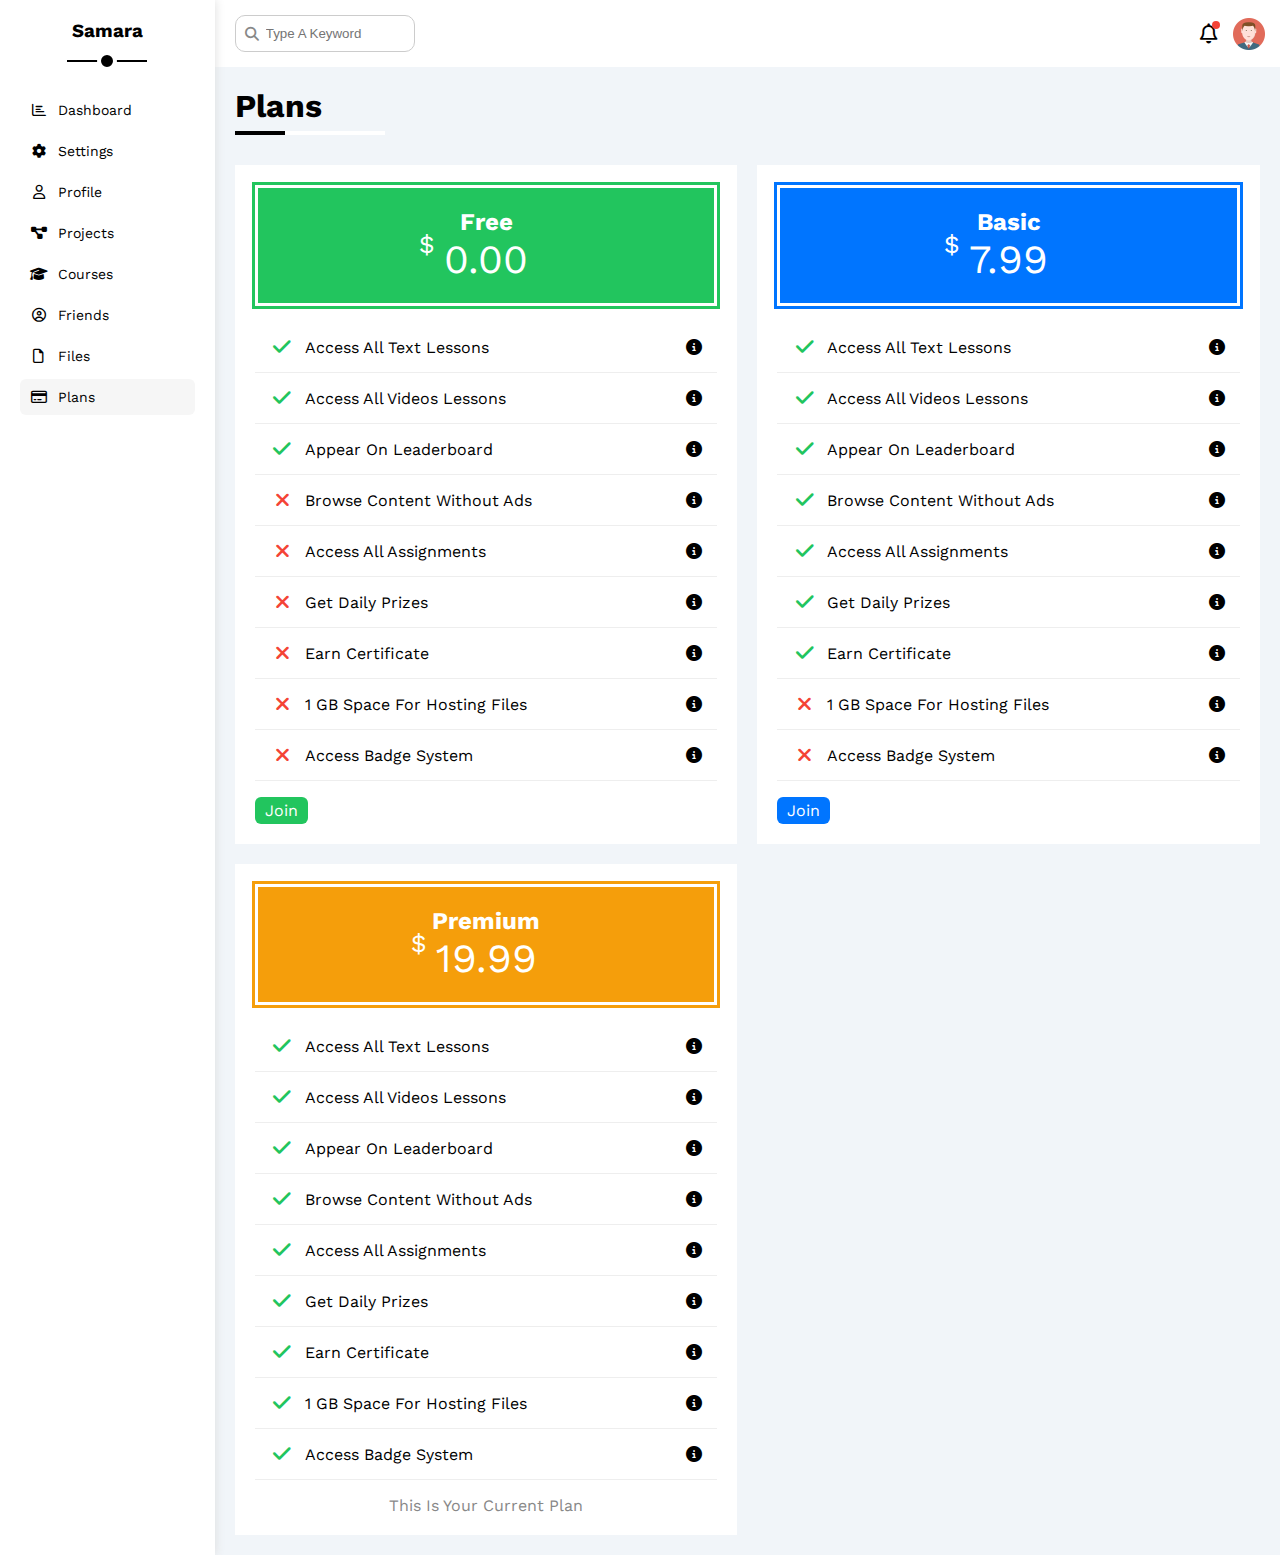
<file: Plans.html>
<!DOCTYPE html>
<html lang="en">

<head>
  <meta charset="UTF-8">
  <meta http-equiv="X-UA-Compatible" content="IE=edge">
  <meta name="viewport" content="width=device-width, initial-scale=1.0">
   <!-- FontAwesome -->
   <link rel="stylesheet" href="css/all.min.css">
  <!-- Main template file css -->
  <link rel="stylesheet" href="css/bootstarb.css">
  <link rel="stylesheet" href="css/master.css">
  <!-- font google -->
  <link rel="preconnect" href="https://fonts.googleapis.com">
  <link rel="preconnect" href="https://fonts.gstatic.com" crossorigin>
  <link
    href="https://fonts.googleapis.com/css2?family=Cairo:wght@300;400;700&family=Jomhuria&family=Open+Sans:wght@400;700&family=Work+Sans:wght@200;300;400;500;600;800&display=swap"
    rel="stylesheet">
  <title>Courses</title>
</head>
<body>
    <div class="page d-flex">
      <div class="sidebar bg-white p-20 p-relative">
        <h3 class="p-relative txt-c mt-0">Samara</h3>
        <ul>
          <li>
            <a class="d-flex align-center fs-14 c-black rad-6 p-10" href="index.html">
              <i class="fa-regular fa-chart-bar fa-fw"></i>
              <span>Dashboard</span>
            </a>
          </li>
          <li>
            <a class="d-flex align-center fs-14 c-black rad-6 p-10" href="settings.html">
              <i class="fa-solid fa-gear fa-fw"></i>
              <span>Settings</span>
            </a>
          </li>
          <li>
            <a class="d-flex align-center fs-14 c-black rad-6 p-10" href="profile.html">
              <i class="fa-regular fa-user fa-fw"></i>
              <span>Profile</span>
            </a>
          </li>
          <li>
            <a class="d-flex align-center fs-14 c-black rad-6 p-10" href="projects.html">
              <i class="fa-solid fa-diagram-project fa-fw"></i>
              <span>Projects</span>
            </a>
          </li>
          <li>
            <a class="d-flex align-center fs-14 c-black rad-6 p-10" href="courses.html">
              <i class="fa-solid fa-graduation-cap fa-fw"></i>
              <span>Courses</span>
            </a>
          </li>
          <li>
            <a class="d-flex align-center fs-14 c-black rad-6 p-10" href="friends.html">
              <i class="fa-regular fa-circle-user fa-fw"></i>
              <span>Friends</span>
            </a>
          </li>
          <li>
            <a class="d-flex align-center fs-14 c-black rad-6 p-10" href="files.html">
              <i class="fa-regular fa-file fa-fw"></i>
              <span>Files</span>
            </a>
          </li>
          <li>
            <a class="active d-flex align-center fs-14 c-black rad-6 p-10" href="plans.html">
              <i class="fa-regular fa-credit-card fa-fw"></i>
              <span>Plans</span>
            </a>
          </li>
        </ul>
      </div>
      <div class="content w-full">
        <!-- Start Head -->
        <div class="head bg-white p-15 between-flex">
          <div class="search p-relative">
            <input class="p-10" type="search" placeholder="Type A Keyword" />
          </div>
          <div class="icons d-flex align-center">
            <span class="notification p-relative">
              <i class="fa-regular fa-bell fa-lg"></i>
            </span>
            <img decoding="async" src="image/avatar.png" alt="" />
          </div>
        </div>
        <!-- End Head -->
        <h1 class="p-relative">Plans</h1>
        <div class="plans-page d-grid m-20 gap-20">
          <div class="plan green bg-white p-20">
            <div class="top bg-green txt-c p-20">
              <h2 class="m-0 c-white">Free</h2>
              <div class="price c-white"><span>$</span>0.00</div>
            </div>
            <ul>
              <li>
                <i class="fa-solid fa-check fa-fw yes"></i>
                <span>Access All Text Lessons</span>
                <i class="fa-solid fa-circle-info help"></i>
              </li>
              <li>
                <i class="fa-solid fa-check fa-fw yes"></i>
                <span>Access All Videos Lessons</span>
                <i class="fa-solid fa-circle-info help"></i>
              </li>
              <li>
                <i class="fa-solid fa-check fa-fw yes"></i>
                <span>Appear On Leaderboard</span>
                <i class="fa-solid fa-circle-info help"></i>
              </li>
              <li>
                <i class="fa-solid fa-xmark fa-fw"></i>
                <span>Browse Content Without Ads</span>
                <i class="fa-solid fa-circle-info help"></i>
              </li>
              <li>
                <i class="fa-solid fa-xmark fa-fw"></i>
                <span>Access All Assignments</span>
                <i class="fa-solid fa-circle-info help"></i>
              </li>
              <li>
                <i class="fa-solid fa-xmark fa-fw"></i>
                <span>Get Daily Prizes</span>
                <i class="fa-solid fa-circle-info help"></i>
              </li>
              <li>
                <i class="fa-solid fa-xmark fa-fw"></i>
                <span>Earn Certificate</span>
                <i class="fa-solid fa-circle-info help"></i>
              </li>
              <li>
                <i class="fa-solid fa-xmark fa-fw"></i>
                <span>1 GB Space For Hosting Files</span>
                <i class="fa-solid fa-circle-info help"></i>
              </li>
              <li>
                <i class="fa-solid fa-xmark fa-fw"></i>
                <span>Access Badge System</span>
                <i class="fa-solid fa-circle-info help"></i>
              </li>
            </ul>
            <a href="#" class="btn-shape bg-green c-white d-block w-fit">Join</a>
          </div>
          <!-- Start Plan -->
          <div class="plan blue bg-white p-20">
            <div class="top bg-blue txt-c p-20">
              <h2 class="m-0 c-white">Basic</h2>
              <div class="price c-white"><span>$</span>7.99</div>
            </div>
            <ul class="list-none p-0">
              <li>
                <i class="fa-solid fa-check fa-fw yes"></i>
                <span>Access All Text Lessons</span>
                <i class="fa-solid fa-circle-info help"></i>
              </li>
              <li>
                <i class="fa-solid fa-check fa-fw yes"></i>
                <span>Access All Videos Lessons</span>
                <i class="fa-solid fa-circle-info help"></i>
              </li>
              <li>
                <i class="fa-solid fa-check fa-fw yes"></i>
                <span>Appear On Leaderboard</span>
                <i class="fa-solid fa-circle-info help"></i>
              </li>
              <li>
                <i class="fa-solid fa-check fa-fw yes"></i>
                <span>Browse Content Without Ads</span>
                <i class="fa-solid fa-circle-info help"></i>
              </li>
              <li>
                <i class="fa-solid fa-check fa-fw yes"></i>
                <span>Access All Assignments</span>
                <i class="fa-solid fa-circle-info help"></i>
              </li>
              <li>
                <i class="fa-solid fa-check fa-fw yes"></i>
                <span>Get Daily Prizes</span>
                <i class="fa-solid fa-circle-info help"></i>
              </li>
              <li>
                <i class="fa-solid fa-check fa-fw yes"></i>
                <span>Earn Certificate</span>
                <i class="fa-solid fa-circle-info help"></i>
              </li>
              <li>
                <i class="fa-solid fa-xmark fa-fw"></i>
                <span>1 GB Space For Hosting Files</span>
                <i class="fa-solid fa-circle-info help"></i>
              </li>
              <li>
                <i class="fa-solid fa-xmark fa-fw"></i>
                <span>Access Badge System</span>
                <i class="fa-solid fa-circle-info help"></i>
              </li>
            </ul>
            <a href="#" class="btn-shape bg-blue c-white d-block w-fit">Join</a>
          </div>
          <!-- End Plan -->
          <!-- Start Plan -->
          <div class="plan orange bg-white p-20">
            <div class="top bg-orange txt-c p-20">
              <h2 class="m-0 c-white">Premium</h2>
              <div class="price c-white"><span>$</span>19.99</div>
            </div>
            <ul class="list-none p-0">
              <li>
                <i class="fa-solid fa-check fa-fw yes"></i>
                <span>Access All Text Lessons</span>
                <i class="fa-solid fa-circle-info help"></i>
              </li>
              <li>
                <i class="fa-solid fa-check fa-fw yes"></i>
                <span>Access All Videos Lessons</span>
                <i class="fa-solid fa-circle-info help"></i>
              </li>
              <li>
                <i class="fa-solid fa-check fa-fw yes"></i>
                <span>Appear On Leaderboard</span>
                <i class="fa-solid fa-circle-info help"></i>
              </li>
              <li>
                <i class="fa-solid fa-check fa-fw yes"></i>
                <span>Browse Content Without Ads</span>
                <i class="fa-solid fa-circle-info help"></i>
              </li>
              <li>
                <i class="fa-solid fa-check fa-fw yes"></i>
                <span>Access All Assignments</span>
                <i class="fa-solid fa-circle-info help"></i>
              </li>
              <li>
                <i class="fa-solid fa-check fa-fw yes"></i>
                <span>Get Daily Prizes</span>
                <i class="fa-solid fa-circle-info help"></i>
              </li>
              <li>
                <i class="fa-solid fa-check fa-fw yes"></i>
                <span>Earn Certificate</span>
                <i class="fa-solid fa-circle-info help"></i>
              </li>
              <li>
                <i class="fa-solid fa-check fa-fw yes"></i>
                <span>1 GB Space For Hosting Files</span>
                <i class="fa-solid fa-circle-info help"></i>
              </li>
              <li>
                <i class="fa-solid fa-check fa-fw yes"></i>
                <span>Access Badge System</span>
                <i class="fa-solid fa-circle-info help"></i>
              </li>
            </ul>
            <p class="c-grey m-0 txt-c">This Is Your Current Plan</p>
          </div>
          <!-- End Plan -->
        </div>
      </div>
    </div>
  </body>
</html>
</file>
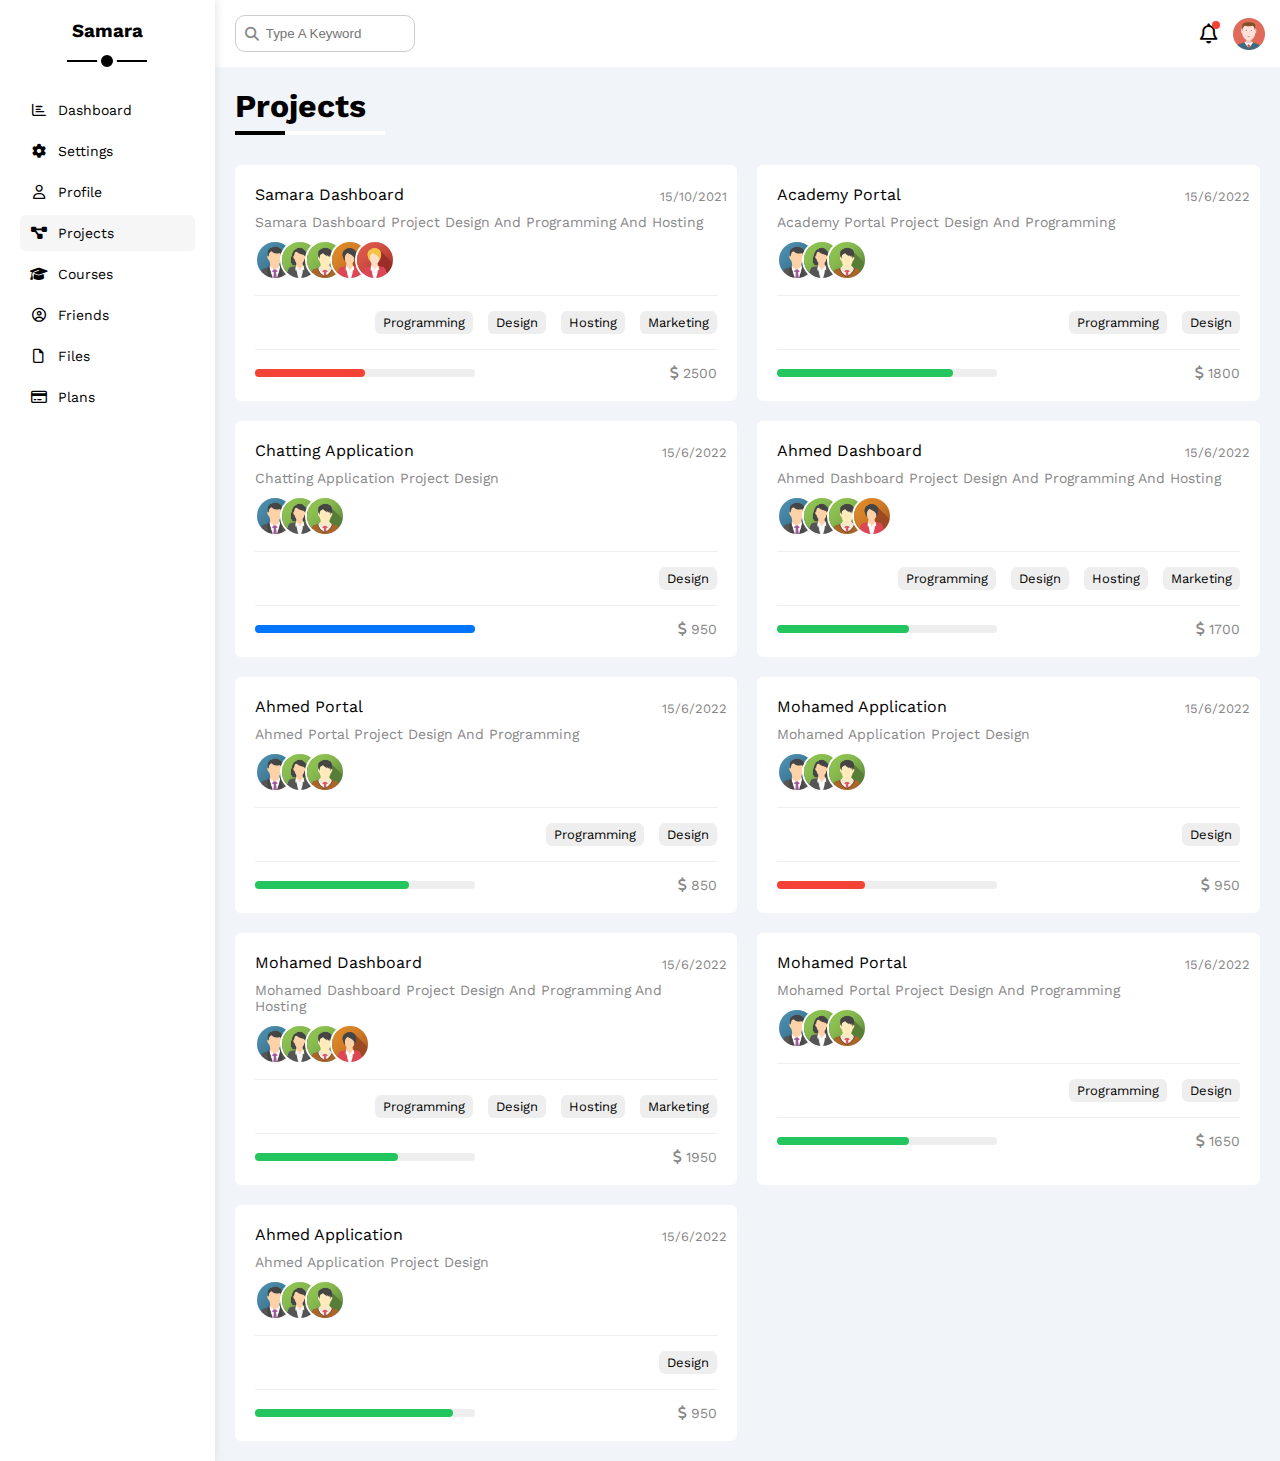
<file: Projects.html>
<!DOCTYPE html>
<html lang="en">

<head>
  <meta charset="UTF-8">
  <meta http-equiv="X-UA-Compatible" content="IE=edge">
  <meta name="viewport" content="width=device-width, initial-scale=1.0">
   <!-- FontAwesome -->
   <link rel="stylesheet" href="css/all.min.css">
  <!-- Main template file css -->
  <link rel="stylesheet" href="css/bootstarb.css">
  <link rel="stylesheet" href="css/master.css">
  <!-- font google -->
  <link rel="preconnect" href="https://fonts.googleapis.com">
  <link rel="preconnect" href="https://fonts.gstatic.com" crossorigin>
  <link
    href="https://fonts.googleapis.com/css2?family=Cairo:wght@300;400;700&family=Jomhuria&family=Open+Sans:wght@400;700&family=Work+Sans:wght@200;300;400;500;600;800&display=swap"
    rel="stylesheet">
  <title>Projects</title>
</head>
<body>
    <div class="page d-flex">
      <div class="sidebar bg-white p-20 p-relative">
        <h3 class="p-relative txt-c mt-0">Samara</h3>
        <ul>
          <li>
            <a class="d-flex align-center fs-14 c-black rad-6 p-10" href="index.html">
              <i class="fa-regular fa-chart-bar fa-fw"></i>
              <span>Dashboard</span>
            </a>
          </li>
          <li>
            <a class="d-flex align-center fs-14 c-black rad-6 p-10" href="settings.html">
              <i class="fa-solid fa-gear fa-fw"></i>
              <span>Settings</span>
            </a>
          </li>
          <li>
            <a class="d-flex align-center fs-14 c-black rad-6 p-10" href="profile.html">
              <i class="fa-regular fa-user fa-fw"></i>
              <span>Profile</span>
            </a>
          </li>
          <li>
            <a class="active d-flex align-center fs-14 c-black rad-6 p-10" href="projects.html">
              <i class="fa-solid fa-diagram-project fa-fw"></i>
              <span>Projects</span>
            </a>
          </li>
          <li>
            <a class="d-flex align-center fs-14 c-black rad-6 p-10" href="courses.html">
              <i class="fa-solid fa-graduation-cap fa-fw"></i>
              <span>Courses</span>
            </a>
          </li>
          <li>
            <a class="d-flex align-center fs-14 c-black rad-6 p-10" href="friends.html">
              <i class="fa-regular fa-circle-user fa-fw"></i>
              <span>Friends</span>
            </a>
          </li>
          <li>
            <a class="d-flex align-center fs-14 c-black rad-6 p-10" href="files.html">
              <i class="fa-regular fa-file fa-fw"></i>
              <span>Files</span>
            </a>
          </li>
          <li>
            <a class="d-flex align-center fs-14 c-black rad-6 p-10" href="plans.html">
              <i class="fa-regular fa-credit-card fa-fw"></i>
              <span>Plans</span>
            </a>
          </li>
        </ul>
      </div>
      <div class="content w-full">
        <!-- Start Head -->
        <div class="head bg-white p-15 between-flex">
          <div class="search p-relative">
            <input class="p-10" type="search" placeholder="Type A Keyword" />
          </div>
          <div class="icons d-flex align-center">
            <span class="notification p-relative">
              <i class="fa-regular fa-bell fa-lg"></i>
            </span>
            <img decoding="async" src="image/avatar.png" alt="" />
          </div>
        </div>
        <!-- End Head -->
        <h1 class="p-relative">Projects</h1>
        <div class="projects-page d-grid m-20 gap-20">
          <div class="project bg-white p-20 rad-6 p-relative">
            <span class="date fs-13 c-grey">15/10/2021</span>
            <h4 class="m-0">Samara Dashboard</h4>
            <p class="c-grey mt-10 mb-10 fs-14">Samara Dashboard Project Design And Programming And Hosting</p>
            <div class="team">
              <a href="#"><img decoding="async" src="image/team-01.png" alt="" /></a>
              <a href="#"><img decoding="async" src="image/team-02.png" /></a>
              <a href="#"><img decoding="async" src="image/team-03.png" alt="" /></a>
              <a href="#"><img decoding="async" src="image/team-04.png" alt="" /></a>
              <a href="#"><img decoding="async" src="image/team-05.png" alt="" /></a>
            </div>
            <div class="do d-flex">
              <span class="fs-13 rad-6 bg-eee">Programming</span>
              <span class="fs-13 rad-6 bg-eee">Design</span>
              <span class="fs-13 rad-6 bg-eee">Hosting</span>
              <span class="fs-13 rad-6 bg-eee">Marketing</span>
            </div>
            <div class="info between-flex">
              <div class="prog bg-eee">
                <span class="bg-red" style="width: 50%"></span>
              </div>
              <div class="fs-14 c-grey">
                <i class="fa-solid fa-dollar-sign"></i>
                2500
              </div>
            </div>
          </div>
          <div class="project bg-white p-20 rad-6 p-relative">
            <span class="date fs-13 c-grey">15/6/2022</span>
            <h4 class="m-0">Academy Portal</h4>
            <p class="c-grey mt-10 mb-10 fs-14">Academy Portal Project Design And Programming</p>
            <div class="team">
              <a href="#"><img decoding="async" src="image/team-01.png" alt="" /></a>
              <a href="#"><img decoding="async" src="image/team-02.png" alt="" /></a>
              <a href="#"><img decoding="async" src="image/team-03.png" alt="" /></a>
            </div>
            <div class="do d-flex">
              <span class="fs-13 rad-6 bg-eee">Programming</span>
              <span class="fs-13 rad-6 bg-eee">Design</span>
            </div>
            <div class="info between-flex">
              <div class="prog bg-eee">
                <span class="bg-green" style="width: 80%"></span>
              </div>
              <div class="fs-14 c-grey">
                <i class="fa-solid fa-dollar-sign"></i>
                1800
              </div>
            </div>
          </div>
          <div class="project bg-white p-20 rad-6 p-relative">
            <span class="date fs-13 c-grey">15/6/2022</span>
            <h4 class="m-0">Chatting Application</h4>
            <p class="c-grey mt-10 mb-10 fs-14">Chatting Application Project Design</p>
            <div class="team">
              <a href="#"><img decoding="async" src="image/team-01.png" alt="" /></a>
              <a href="#"><img decoding="async" src="image/team-02.png" alt="" /></a>
              <a href="#"><img decoding="async" src="image/team-03.png" alt="" /></a>
            </div>
            <div class="do d-flex">
              <span class="fs-13 rad-6 bg-eee">Design</span>
            </div>
            <div class="info between-flex">
              <div class="prog bg-eee">
                <span class="bg-blue" style="width: 100%"></span>
              </div>
              <div class="fs-14 c-grey">
                <i class="fa-solid fa-dollar-sign"></i>
                950
              </div>
            </div>
          </div>
          <div class="project bg-white p-20 rad-6 p-relative">
            <span class="date fs-13 c-grey">15/6/2022</span>
            <h4 class="m-0">Ahmed Dashboard</h4>
            <p class="c-grey mt-10 mb-10 fs-14">Ahmed Dashboard Project Design And Programming And Hosting</p>
            <div class="team">
              <a href="#"><img decoding="async" src="image/team-01.png" alt="" /></a>
              <a href="#"><img decoding="async" src="image/team-02.png" alt="" /></a>
              <a href="#"><img decoding="async" src="image/team-03.png" alt="" /></a>
              <a href="#"><img decoding="async" src="image/team-04.png" alt="" /></a>
            </div>
            <div class="do d-flex">
              <span class="fs-13 rad-6 bg-eee">Programming</span>
              <span class="fs-13 rad-6 bg-eee">Design</span>
              <span class="fs-13 rad-6 bg-eee">Hosting</span>
              <span class="fs-13 rad-6 bg-eee">Marketing</span>
            </div>
            <div class="info between-flex">
              <div class="prog bg-eee">
                <span class="bg-green" style="width: 60%"></span>
              </div>
              <div class="fs-14 c-grey">
                <i class="fa-solid fa-dollar-sign"></i>
                1700
              </div>
            </div>
          </div>
          <div class="project bg-white p-20 rad-6 p-relative">
            <span class="date fs-13 c-grey">15/6/2022</span>
            <h4 class="m-0">Ahmed Portal</h4>
            <p class="c-grey mt-10 mb-10 fs-14">Ahmed Portal Project Design And Programming</p>
            <div class="team">
              <a href="#"><img decoding="async" src="image/team-01.png" alt="" /></a>
              <a href="#"><img decoding="async" src="image/team-02.png" alt="" /></a>
              <a href="#"><img decoding="async" src="image/team-03.png" alt="" /></a>
            </div>
            <div class="do d-flex">
              <span class="fs-13 rad-6 bg-eee">Programming</span>
              <span class="fs-13 rad-6 bg-eee">Design</span>
            </div>
            <div class="info between-flex">
              <div class="prog bg-eee">
                <span class="bg-green" style="width: 70%"></span>
              </div>
              <div class="fs-14 c-grey">
                <i class="fa-solid fa-dollar-sign"></i>
                850
              </div>
            </div>
          </div>
          <div class="project bg-white p-20 rad-6 p-relative">
            <span class="date fs-13 c-grey">15/6/2022</span>
            <h4 class="m-0">Mohamed Application</h4>
            <p class="c-grey mt-10 mb-10 fs-14">Mohamed Application Project Design</p>
            <div class="team">
              <a href="#"><img decoding="async" src="image/team-01.png" alt="" /></a>
              <a href="#"><img decoding="async" src="image/team-02.png" alt="" /></a>
              <a href="#"><img decoding="async" src="image/team-03.png" alt="" /></a>
            </div>
            <div class="do d-flex">
              <span class="fs-13 rad-6 bg-eee">Design</span>
            </div>
            <div class="info between-flex">
              <div class="prog bg-eee">
                <span class="bg-red" style="width: 40%"></span>
              </div>
              <div class="fs-14 c-grey">
                <i class="fa-solid fa-dollar-sign"></i>
                950
              </div>
            </div>
          </div>
          <div class="project bg-white p-20 rad-6 p-relative">
            <span class="date fs-13 c-grey">15/6/2022</span>
            <h4 class="m-0">Mohamed Dashboard</h4>
            <p class="c-grey mt-10 mb-10 fs-14">Mohamed Dashboard Project Design And Programming And Hosting</p>
            <div class="team">
              <a href="#"><img decoding="async" src="image/team-01.png" alt="" /></a>
              <a href="#"><img decoding="async" src="image/team-02.png" alt="" /></a>
              <a href="#"><img decoding="async" src="image/team-03.png" alt="" /></a>
              <a href="#"><img decoding="async" src="image/team-04.png" alt="" /></a>
            </div>
            <div class="do d-flex">
              <span class="fs-13 rad-6 bg-eee">Programming</span>
              <span class="fs-13 rad-6 bg-eee">Design</span>
              <span class="fs-13 rad-6 bg-eee">Hosting</span>
              <span class="fs-13 rad-6 bg-eee">Marketing</span>
            </div>
            <div class="info between-flex">
              <div class="prog bg-eee">
                <span class="bg-green" style="width: 65%"></span>
              </div>
              <div class="fs-14 c-grey">
                <i class="fa-solid fa-dollar-sign"></i>
                1950
              </div>
            </div>
          </div>
          <div class="project bg-white p-20 rad-6 p-relative">
            <span class="date fs-13 c-grey">15/6/2022</span>
            <h4 class="m-0">Mohamed Portal</h4>
            <p class="c-grey mt-10 mb-10 fs-14">Mohamed Portal Project Design And Programming</p>
            <div class="team">
              <a href="#"><img decoding="async" src="image/team-01.png" alt="" /></a>
              <a href="#"><img decoding="async" src="image/team-02.png" alt="" /></a>
              <a href="#"><img decoding="async" src="image/team-03.png" alt="" /></a>
            </div>
            <div class="do d-flex">
              <span class="fs-13 rad-6 bg-eee">Programming</span>
              <span class="fs-13 rad-6 bg-eee">Design</span>
            </div>
            <div class="info between-flex">
              <div class="prog bg-eee">
                <span class="bg-green" style="width: 60%"></span>
              </div>
              <div class="fs-14 c-grey">
                <i class="fa-solid fa-dollar-sign"></i>
                1650
              </div>
            </div>
          </div>
          <div class="project bg-white p-20 rad-6 p-relative">
            <span class="date fs-13 c-grey">15/6/2022</span>
            <h4 class="m-0">Ahmed Application</h4>
            <p class="c-grey mt-10 mb-10 fs-14">Ahmed Application Project Design</p>
            <div class="team">
              <a href="#"><img decoding="async" src="image/team-01.png" alt="" /></a>
              <a href="#"><img decoding="async" src="image/team-02.png" alt="" /></a>
              <a href="#"><img decoding="async" src="image/team-03.png" alt="" /></a>
            </div>
            <div class="do d-flex">
              <span class="fs-13 rad-6 bg-eee">Design</span>
            </div>
            <div class="info between-flex">
              <div class="prog bg-eee">
                <span class="bg-green" style="width: 90%"></span>
              </div>
              <div class="fs-14 c-grey">
                <i class="fa-solid fa-dollar-sign"></i>
                950
              </div>
            </div>
          </div>
        </div>
      </div>
    </div>
  </body>
</html>
</file>
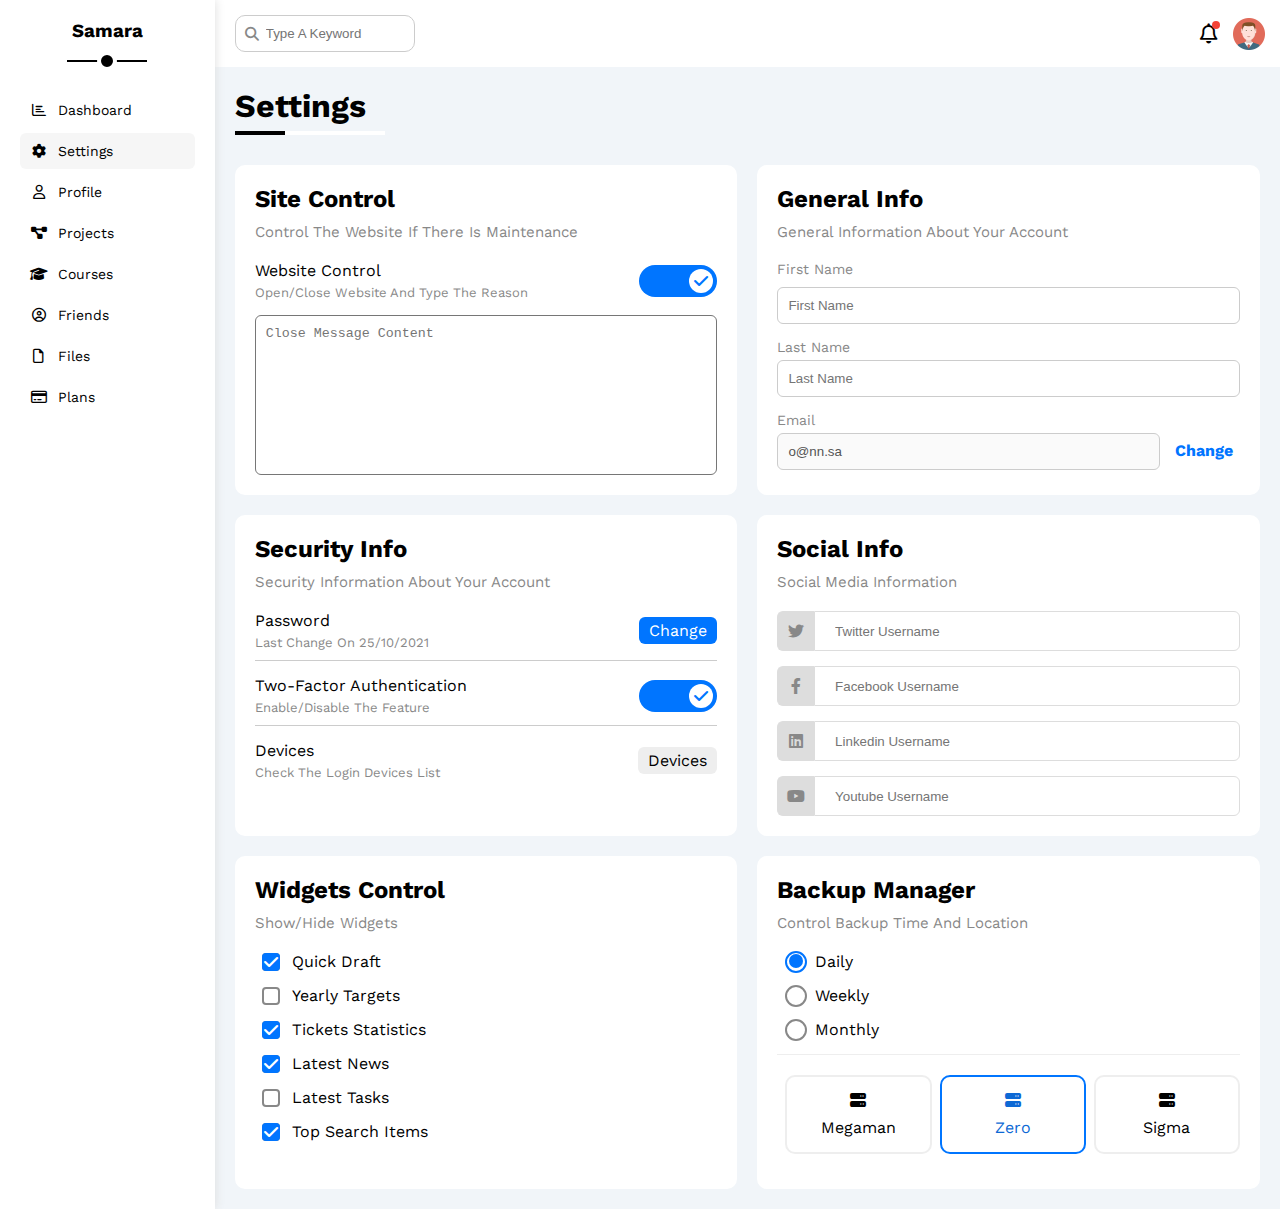
<file: settings.html>
<!DOCTYPE html>
<html lang="en">

<head>
  <meta charset="UTF-8">
  <meta http-equiv="X-UA-Compatible" content="IE=edge">
  <meta name="viewport" content="width=device-width, initial-scale=1.0">
   <!-- FontAwesome -->
   <link rel="stylesheet" href="css/all.min.css">
  <!-- Main template file css -->
  <link rel="stylesheet" href="css/bootstarb.css">
  <link rel="stylesheet" href="css/master.css">
  <!-- font google -->
  <link rel="preconnect" href="https://fonts.googleapis.com">
  <link rel="preconnect" href="https://fonts.gstatic.com" crossorigin>
  <link
    href="https://fonts.googleapis.com/css2?family=Cairo:wght@300;400;700&family=Jomhuria&family=Open+Sans:wght@400;700&family=Work+Sans:wght@200;300;400;500;600;800&display=swap"
    rel="stylesheet">
  <title>settings</title>
</head>
<body>
    <div class="page d-flex">
      <div class="sidebar bg-white p-20 p-relative">
        <h3 class="p-relative txt-c mt-0">Samara</h3>
        <ul>
          <li>
            <a class="d-flex align-center fs-14 c-black rad-6 p-10" href="index.html">
              <i class="fa-regular fa-chart-bar fa-fw"></i>
              <span>Dashboard</span>
            </a>
          </li>
          <li>
            <a class="active d-flex align-center fs-14 c-black rad-6 p-10" href="settings.html">
              <i class="fa-solid fa-gear fa-fw"></i>
              <span>Settings</span>
            </a>
          </li>
          <li>
            <a class="d-flex align-center fs-14 c-black rad-6 p-10" href="profile.html">
              <i class="fa-regular fa-user fa-fw"></i>
              <span>Profile</span>
            </a>
          </li>
          <li>
            <a class="d-flex align-center fs-14 c-black rad-6 p-10" href="projects.html">
              <i class="fa-solid fa-diagram-project fa-fw"></i>
              <span>Projects</span>
            </a>
          </li>
          <li>
            <a class="d-flex align-center fs-14 c-black rad-6 p-10" href="courses.html">
              <i class="fa-solid fa-graduation-cap fa-fw"></i>
              <span>Courses</span>
            </a>
          </li>
          <li>
            <a class="d-flex align-center fs-14 c-black rad-6 p-10" href="friends.html">
              <i class="fa-regular fa-circle-user fa-fw"></i>
              <span>Friends</span>
            </a>
          </li>
          <li>
            <a class="d-flex align-center fs-14 c-black rad-6 p-10" href="files.html">
              <i class="fa-regular fa-file fa-fw"></i>
              <span>Files</span>
            </a>
          </li>
          <li>
            <a class="d-flex align-center fs-14 c-black rad-6 p-10" href="plans.html">
              <i class="fa-regular fa-credit-card fa-fw"></i>
              <span>Plans</span>
            </a>
          </li>
        </ul>
      </div>
      <div class="content w-full">
        <!-- Start Head -->
        <div class="head bg-white p-15 between-flex">
          <div class="search p-relative">
            <input class="p-10" type="search" placeholder="Type A Keyword" />
          </div>
          <div class="icons d-flex align-center">
            <span class="notification p-relative">
              <i class="fa-regular fa-bell fa-lg"></i>
            </span>
            <img decoding="async" src="image/avatar.png" alt="" />
          </div>
        </div>
        <!-- End Head -->
        <h1 class="p-relative">Settings</h1>
        <div class="settings-page m-20 d-grid gap-20">
          <!-- Start Settings Box -->
          <div class="p-20 bg-white rad-10">
            <h2 class="mt-0 mb-10">Site Control</h2>
            <p class="mt-0 mb-20 c-grey fs-15">Control The Website If There Is Maintenance</p>
            <div class="mb-15 between-flex">
              <div>
                <span>Website Control</span>
                <p class="c-grey mt-5 mb-0 fs-13">Open/Close Website And Type The Reason</p>
              </div>
              <div>
                <label>
                  <input class="toggle-checkbox" type="checkbox" checked />
                  <div class="toggle-switch"></div>
                </label>
              </div>
            </div>
            <textarea class="close-message p-10 rad-6 d-block w-full" placeholder="Close Message Content"></textarea>
          </div>
          <!-- End Settings Box -->
          <!-- Start Settings Box -->
          <div class="p-20 bg-white rad-10">
            <h2 class="mt-0 mb-10">General Info</h2>
            <p class="mt-0 mb-20 c-grey fs-15">General Information About Your Account</p>
            <div class="mb-15">
              <label class="fs-14 c-grey d-block mb-10" for="first">First Name</label>
              <input
                class="b-none border-ccc p-10 rad-6 d-block w-full"
                type="text"
                id="first"
                placeholder="First Name"
              />
            </div>
            <div class="mb-15">
              <label class="fs-14 c-grey d-block mb-5" for="last">Last Name</label>
              <input
                class="b-none border-ccc p-10 rad-6 d-block w-full"
                id="last"
                type="text"
                placeholder="Last Name"
              />
            </div>
            <div>
              <label class="fs-14 c-grey d-block mb-5" for="email">Email</label>
              <input
                class="email b-none border-ccc p-10 rad-6 w-full mr-10"
                id="email"
                type="email"
                value="o@nn.sa"
                disabled
              />
              <a class="c-blue fw-bold"  href="#">Change</a>
            </div>
          </div>
          <!-- End Settings Box -->
          <!-- Start Settings Box -->
          <div class="p-20 bg-white rad-10">
            <h2 class="mt-0 mb-10">Security Info</h2>
            <p class="mt-0 mb-20 c-grey fs-15">Security Information About Your Account</p>
            <div class="sec-box mb-15 between-flex">
              <div>
                <span>Password</span>
                <p class="c-grey mt-5 mb-0 fs-13">Last Change On 25/10/2021</p>
              </div>
              <a class="button bg-blue c-white btn-shape" href="#">Change</a>
            </div>
            <div class="sec-box mb-15 between-flex">
              <div>
                <span>Two-Factor Authentication</span>
                <p class="c-grey mt-5 mb-0 fs-13">Enable/Disable The Feature</p>
              </div>
              <label>
                <input class="toggle-checkbox" type="checkbox" checked />
                <div class="toggle-switch"></div>
              </label>
            </div>
            <div class="sec-box between-flex">
              <div>
                <span>Devices</span>
                <p class="c-grey mt-5 mb-0 fs-13">Check The Login Devices List</p>
              </div>
              <a class="bg-eee c-black btn-shape" href="#">Devices</a>
            </div>
          </div>
          <!-- End Settings Box -->
          <!-- Start Settings Box -->
          <div class="social-boxes p-20 bg-white rad-10">
            <h2 class="mt-0 mb-10">Social Info</h2>
            <p class="mt-0 mb-20 c-grey fs-15">Social Media Information</p>
            <div class="d-flex align-center mb-15">
              <i class="fa-brands fa-twitter center-flex c-grey"></i>
              <input class="w-full" type="text" placeholder="Twitter Username" />
            </div>
            <div class="d-flex align-center mb-15">
              <i class="fa-brands fa-facebook-f center-flex c-grey"></i>
              <input class="w-full" type="text" placeholder="Facebook Username" />
            </div>
            <div class="d-flex align-center mb-15">
              <i class="fa-brands fa-linkedin center-flex c-grey"></i>
              <input class="w-full" type="text" placeholder="Linkedin Username" />
            </div>
            <div class="d-flex align-center">
              <i class="fa-brands fa-youtube center-flex c-grey"></i>
              <input class="w-full" type="text" placeholder="Youtube Username" />
            </div>
          </div>
          <!-- End Settings Box -->
          <!-- Start Settings Box -->
          <div class="widgets-control p-20 bg-white rad-10">
            <h2 class="mt-0 mb-10">Widgets Control</h2>
            <p class="mt-0 mb-20 c-grey fs-15">Show/Hide Widgets</p>
            <div class="control d-flex align-center mb-15">
              <input type="checkbox" id="one" checked />
              <label for="one">Quick Draft</label>
            </div>
            <div class="control d-flex align-center mb-15">
              <input type="checkbox" id="two" />
              <label for="two">Yearly Targets</label>
            </div>
            <div class="control d-flex align-center mb-15">
              <input type="checkbox" id="three" checked />
              <label for="three">Tickets Statistics</label>
            </div>
            <div class="control d-flex align-center mb-15">
              <input type="checkbox" id="four" checked />
              <label for="four">Latest News</label>
            </div>
            <div class="control d-flex align-center mb-15">
              <input type="checkbox" id="five" />
              <label for="five">Latest Tasks</label>
            </div>
            <div class="control d-flex align-center mb-15">
              <input type="checkbox" id="six" checked />
              <label for="six">Top Search Items</label>
            </div>
          </div>
          <!-- End Settings Box -->
          <!-- Start Settings Box -->
          <div class="backup-control p-20 bg-white rad-10">
            <h2 class="mt-0 mb-10">Backup Manager</h2>
            <p class="mt-0 mb-20 c-grey fs-15">Control Backup Time And Location</p>
            <div class="date d-flex align-center mb-15">
              <input type="radio" name="time" id="daily" checked />
              <label for="daily">Daily</label>
            </div>
            <div class="date d-flex align-center mb-15">
              <input type="radio" name="time" id="weekly" />
              <label for="weekly">Weekly</label>
            </div>
            <div class="date d-flex align-center mb-15">
              <input type="radio" name="time" id="monthly" />
              <label for="monthly">Monthly</label>
            </div>
            <div class="servers d-flex align-center txt-c">
              <input type="radio" name="servers" id="server-one" />
              <div class="server mb-15 rad-10 w-full">
                <label class="d-block m-15" for="server-one">
                  <i class="fa-solid fa-server d-block mb-10"></i>
                  Megaman
                </label>
              </div>
              <input type="radio" name="servers" id="server-two" checked />
              <div class="server mb-15 rad-10 w-full">
                <label class="d-block m-15" for="server-two">
                  <i class="fa-solid fa-server d-block mb-10"></i>
                  Zero
                </label>
              </div>
              <input type="radio" name="servers" id="server-three" />
              <div class="server mb-15 rad-10 w-full">
                <label class="d-block m-15" for="server-three">
                  <i class="fa-solid fa-server d-block mb-10"></i>
                  Sigma
                </label>
              </div>
            </div>
          </div>
          <!-- End Settings Box -->
        </div>
      </div>
    </div>
  </body>
</html>
</file>
<file: css/bootstarb.css>
:root {
    --blue-color: #0075ff;
    --blue-alt-color: #0d69d5;
    --orange-color: #f59e0b;
    --green-color: #22c55e;
    --red-color: #f44336;
    --grey-color: #888;
}

/* start box */
.d-flex {
    display: flex;
}

.f-wrap {
    flex-wrap: wrap;
}

.align-center {
    align-items: center;
}

.space-between {
    justify-content: space-between;
}

.between-flex {
    display: flex;
    align-items: center;
    justify-content: space-between;
}

.center-flex {
    display: flex;
    align-items: center;
    justify-content: center;
}

.d-grid {
    display: grid;
}

.gap-20 {
    gap: 20px;
}

.d-block {
    display: block;
}

@media (max-width:767px) {
    .block-mobile {
        display: block;
    }
}

/* end box */
/* start color */
.bg-white {
    background-color: white;
}

.bg-eee {
    background-color: #eee;
}

.bg-blue {
    background-color: var(--blue-color);
}

.bg-orange {
    background-color: var(--orange-color);
}

.bg-green {
    background-color: var(--green-color);
}

.bg-red {
    background-color: var(--red-color);
}

.c-black {
    color: black;
}

.c-grey {
    color: var(--grey-color);
}

.c-white {
    color: white;
}

.c-blue {
    color: var(--blue-color);
}

.c-orange {
    color: var(--orange-color);
}

.c-green {
    color: var(--green-color);
}

.c-red {
    color: var(--red-color);
}

/* end color */
/* start padding & margin */

.p-10 {
    padding: 10px;
}

.p-15 {
    padding: 15px;
}

.p-20 {
    padding: 20px;
}
.pt-10{
    padding-top: 10px;
}
.pt-15 {
    padding-top: 15px;
}

.pt-20 {
    padding-top: 20px;
}

.pb-10 {
    padding-bottom: 10px;
}

.pb-15 {
    padding-bottom: 15px;
}

.pb-20 {
    padding-bottom: 20px;
}

.pl-15 {
    padding-left: 15px;
}

.m-0 {
    margin: 0;
}

.m-15 {
    margin: 15px;
}
.m-20{
    margin: 20px;
}

.mt-0 {
    margin-top: 0;
}

.mt-5 {
    margin-top: 5px;
}

.mt-10 {
    margin-top: 10px;
}

.mt-15 {
    margin-top: 15px;
}

.mt-20 {
    margin-top: 20px;
}

.mt-25 {
    margin-top: 25px;
}
.mb-0{
    
    margin-bottom: 0;
}
.mb-5 {
    margin-bottom: 5px;
}

.mb-10 {
    margin-bottom: 10px;
}

.mb-15 {
    margin-bottom: 15px;
}

.mb-20 {
    margin-bottom: 20px;
}

.mr-10 {
    margin-right: 10px;
}

.mr-15 {
    margin-right: 15px;
}

/* end padding & margin */
/* start border */
.rad-6 {
    border-radius: 6px;
}

.rad-10 {
    border-radius: 10px;
}

.b-none {
    border: none;
}

.border-ccc {
    border: 1px solid #ccc;
}

.rad-half {
    border-radius: 50%;
}

/* end border */

/* start font */
.txt-c {
    text-align: center;
}

@media (max-width:767px) {
    .txt-c-mobile {
        text-align: center;
    }
}

.fs-13 {
    font-size: 13px;
}

.fs-14 {
    font-size: 14px;
}

.fs-15 {
    font-size: 15px;
}

.fs-25 {
    font-size: 25px;
}

.fw-bold {
    font-weight: bold;
}

/* end font */
/* start position */
.p-relative {
    position: relative;
}
.p-absolute{
    position: absolute; 
}

/* end position */
/* start width */
.w-full {
    width: 100%;
}

.w-fit {
    width: fit-content;
}

.h-full {
    height: 100%;
}
.h-100{
    height: 100px;
}
.w-100{
    width: 100px;
}
/* end width */
/* start hide */
@media (max-width:767px) {
    .hide-mobile {
        display: none;
    }
}

/* end hide */
/* start button */
.btn-shape {
    padding: 4px 10px;
    border-radius: 6px;
}

/* end button */
</file>
<file: css/master.css>
:root {
  --blue-color: #0075ff;
  --blue-alt-color: #0d69d5;
  --orange-color: #f59e0b;
  --green-color: #22c55e;
  --red-color: #f44336;
  --grey-color: #888;
}

* {
  box-sizing: border-box;
  -webkit-box-sizing: border-box;
  -moz-box-sizing: border-box;
}

body {
  font-family: 'Cairo', sans-serif;
  font-family: 'Jomhuria', cursive;
  font-family: 'Open Sans', sans-serif;
  font-family: 'Work Sans', sans-serif;
  margin: 0;
}

*:focus {
  outline: none;
}

ul {
  list-style: none;
  padding: 0;
}

::-webkit-scrollbar {
  width: 15px;
}

::-webkit-scrollbar-track {
  background-color: white;
}

::-webkit-scrollbar-thumb {
  background-color: var(--blue-color);
}

::-webkit-scrollbar-thumb:hover {
  background-color: var(--blue-alt-color);
}


a {
  text-decoration: none;
}

.page {
  background-color: #f1f5f9;
  min-height: 100vh;
}

/* Start Sidebar */
.sidebar {
  width: 250px;
  box-shadow: 0 0 10px #ddd;
}

.sidebar>h3 {
  margin-bottom: 50px;
}

.sidebar>h3::before,
.sidebar>h3::after {
  content: "";
  background-color: black;
  transform: translateX(-50%);
  position: absolute;
  left: 50%;
}

.sidebar>h3::before {
  width: 80px;
  height: 2px;
  bottom: -20px;
}

.sidebar>h3::after {
  bottom: -29px;
  width: 12px;
  height: 12px;
  border-radius: 50%;
  border: 4px solid white;
}

.sidebar ul li a {
  transition: 0.3s;
  margin-bottom: 5px;
}

.sidebar ul li a:hover,
.sidebar ul li a.active {
  background-color: #f6f6f6;
}

.sidebar ul li a span {
  font-size: 14px;
  margin-left: 10px;
}

@media (max-width: 767px) {
  .sidebar {
    width: 58px;
    padding: 10px;
  }

  .sidebar>h3 {
    display: flex;
    justify-content: center;
    font-size: 15px;
    margin-bottom: 15px;
  }

  .sidebar>h3::before,
  .sidebar>h3::after {
    display: none;
  }

  .sidebar ul li a span {
    display: none;
  }
}

/* End Sidebar */
/* Start Content */
.content {
  overflow: hidden;
}

.head .search::before {
  font-family: var(--fa-style-family-classic);
  content: "\f002";
  font-weight: 900;
  position: absolute;
  left: 15px;
  top: 50%;
  transform: translateY(-50%);
  font-size: 14px;
  color: var(--grey-color);
}

.head .search input {
  border: 1px solid #ccc;
  border-radius: 10px;
  margin-left: 5px;
  padding-left: 30px;
  width: 180px;
  transition: width 0.3s;
}

.head .search input:focus {
  width: 220px;
}

.head .search input:focus::placeholder {
  opacity: 0;
}

.head .icons .notification::before {
  content: "";
  position: absolute;
  width: 8px;
  height: 8px;
  background-color: var(--red-color);
  border-radius: 50%;
  right: -2px;
  top: -3px;
}

.head .icons img {
  width: 32px;
  height: 32px;
  margin-left: 15px;
}

.page h1 {
  margin: 20px 20px 40px;
}

.page h1::before,
.page h1::after {
  content: "";
  position: absolute;
  bottom: -10px;
  left: 0;
  height: 4px;
}

.page h1::before {
  background-color: white;
  width: 150px;
}

.page h1::after {
  background-color: black;
  width: 50px;
}

.wrapper {
  grid-template-columns: repeat(auto-fill, minmax(450px, 1fr));
  margin-left: 20px;
  margin-right: 20px;
  margin-bottom: 15px;
}

@media (max-width:767px) {
  .wrapper {
    grid-template-columns: minmax(250px, 1fr);
    margin-left: 15px;
    margin-right: 15px;
  }
}

/* end content */
/* start welcome widget */
.welcome {
  overflow: hidden;
}

.welcome .intro img {
  width: 200px;
  margin-bottom: -10px;
}

.welcome .avatar {
  width: 64px;
  height: 64px;
  border: 2px solid white;
  border-radius: 50%;
  box-shadow: 0 0 5px #ddd;
  padding: 2px;
  margin-top: -32px;
  margin-left: 25px;
}

.welcome .body {
  border-top: 1px solid #ccc;
  border-bottom: 1px solid #ccc;

}

.welcome .body>div {
  flex: 1;
  font-weight: bold;
}

.welcome .visit {
  margin: 0px 15px 15px auto;
  transition: 0.3s;
}

.welcome .visit:hover {
  background-color: var(--blue-alt-color);
}

@media (max-width: 767px) {
  .welcome .intro {
    padding-bottom: 30px;
  }

  .welcome .avatar {
    margin-left: 0;
  }

  .welcome .body>div:not(:last-child) {
    margin-bottom: 20px;
  }
}

/* end welcome widget */
/* start Quick Draft Widget */
.quick-draft form textarea {
  min-height: 180px;
  resize: none;
}

.quick-draft form .save {
  margin-left: auto;
  transition: 0.3s;
  cursor: pointer;
}

.quick-draft form .save:hover {
  background-color: var(--blue-alt-color);
}

/* End Quick Draft Widget */
/* Start Targets Widget */
.targets .target-row .icon {
  width: 80px;
  height: 80px;
  margin-right: 15px;
}

.targets .target-row .details {
  flex: 1;
}

.targets .target-row .details .progress {
  height: 4px;
}

.targets .target-row .details .progress>span {
  height: 4px;
  position: absolute;
  top: 0;
  left: 0;
}

.targets .target-row .details .progress>span span {
  position: absolute;
  bottom: 16px;
  right: -16px;
  padding: 4px 5px;
  border-radius: 5px;
}

.targets .target-row .details .progress>span span::after {
  content: "";
  position: absolute;
  bottom: -10px;
  left: 50%;
  transform: translateX(-50%);
  border: 5px solid transparent;

}

.targets .target-row .details .progress>.blue span::after {
  border-top-color: var(--blue-color);
}

.targets .target-row .details .progress>.orange span::after {
  border-top-color: var(--orange-color);
}

.targets .target-row .details .progress>.green span::after {
  border-top-color: var(--green-color);
}

.blue .icon,
.blue .progress {
  background-color: rgb(0 117 255 / 20%);
}

.orange .icon,
.orange .progress {
  background-color: rgb(0 117 255 / 20%);
}

.green .icon,
.green .progress {
  background-color: rgb(0 117 255 / 20%);
}

/* end Targets Widget */
/* start Ticket Widget */
.tickets .box {
  border: 1px solid #ccc;
  width: calc(50% - 10px);
}

@media (max-width:767px) {
  .tickets .box {
    width: 100%;
  }
}

/* End Ticket Widget */
/* start Latest News Widget */
.latest-news .news-row:not(:last-of-type) {
  margin-bottom: 20px;
  padding-bottom: 20px;
  border-bottom: 1px solid #ccc;
}

.latest-news .news-row img {
  width: 100px;
  border-radius: 6px;
  margin-right: 15px;

}

.latest-news .news-row .info {
  flex-grow: 1;
}

@media (max-width:767px) {
  .latest-news .news-row {
    display: block;
  }

  .latest-news .news-row .label {
    width: fit-content;
    margin: 10px auto;
  }
}

/* End Latest News Widget */
/* start Tasks  */
.tasks .task-row:not(:last-of-type) {
  margin-bottom: 20px;
  padding-bottom: 20px;
  border-bottom: 1px solid #ccc;
}

.tasks .task-row .info {
  flex-grow: 1;
}

.tasks .task-row .delete {
  cursor: pointer;
}

.tasks .task-row .delete:hover {
  color: var(--red-color);
}

.tasks .task-row.done .delete {
  opacity: 0.3;
}

.tasks .task-row.done h3,
.tasks .task-row.done p {
  text-decoration: line-through;
}

/* End Tasks  */
/* Start Latest Uploads Widget */
.latest-uploads ul li:not(:last-of-type) {
  border-bottom: 1px solid #ccc;
}

.latest-uploads ul li div img {
  width: 40px;
  height: 40px;
}

/* end Latest Uploads Widget */
/* Start Last Project Progress Widget */
.last-project ul::before {
  content: "";
  position: absolute;
  left: 9px;
  width: 4px;
  height: 100%;
  background-color: var(--blue-color);
}

.last-project ul li::before {
  content: "";
  display: block;
  width: 20px;
  height: 20px;
  margin-right: 10px;
  border-radius: 50%;
  border: 1px solid white;
  background-color: white;
  outline: 4px solid var(--blue-color);
  z-index: 1;
}

.last-project ul li.done::before {
  background-color: var(--blue-color);
}

.last-project ul li.current::before {
  animation: change-color 0.8s infinite alternate;
}

.last-project .launch-icon {
  position: absolute;
  right: 0;
  bottom: 10px;
  width: 160px;
  opacity: 0.3;
}

/* end Last Project Progress Widget */
/* start Reminders Widget */
.reminders ul li .key {
  width: 20px;
  height: 20px;
}

.reminders ul li .blue {
  border-left: 2px solid var(--blue-color);
}

.reminders ul li .green {
  border-left: 2px solid var(--green-color);
}

.reminders ul li .orange {
  border-left: 2px solid var(--orange-color);
}

.reminders ul li .red {
  border-left: 2px solid var(--red-color);
}

/* End Reminders Widget */
/* Start Latest Post Widget */
.latest-post .top .avatar {
  width: 48px;
  height: 48px;
}

.latest-post .post-content {
  text-transform: capitalize;
  line-height: 1.8;
  border-top: 1px solid #ccc;
  border-bottom: 1px solid #ccc;
  min-height: 140px;
}

/* end Latest Post Widget */
/* start Social Media Stats Widget */
.social-media .box {
  padding-left: 70px
}

.social-media .box i {
  position: absolute;
  left: 0;
  top: 0;
  width: 52px;
  transition: 0.3s;
}

.social-media .box i:hover {
  transform: rotate(5deg);
}

.social-media .twitter {
  background-color: rgb(29 161 242 / 20%);
  color: #1da1f2;
}

.social-media .twitter i,
.social-media .twitter a {
  background-color: #1da1f2;
}

.social-media .facebook {
  background-color: rgb(24 119 242 / 20%);
  color: #1da1f2;
}

.social-media .facebook i,
.social-media .facebook a {
  background-color: #1877f2;
}

.social-media .youtube {
  background-color: rgb(255 0 0 / 20%);
  color: #ff0000;
}

.social-media .youtube i,
.social-media .youtube a {
  background-color: #ff0000;
}

.social-media .linkedin {
  background-color: rgb(0 119 181 / 20%);
  color: #0077b5;
}

.social-media .linkedin i,
.social-media .linkedin a {
  background-color: #0077b5;
}

/* End Social Media Stats Widget */
/* Start Projects Table */
.projects .responsive-table {
  overflow-x: auto;
}

.projects table {
  min-width: 1000px;
  border-spacing: 0;
  text-align: center;
}

.projects .responsive-table td {
  padding: 15px;
}

.projects .responsive-table thead td {
  background-color: #eee;
  font-weight: bold;
}

.projects .responsive-table tbody td {
  border-bottom: 1px solid #ccc;
  border-left: 1px solid #ccc;
  transition: 0.3s;

}

.projects .responsive-table tbody td:last-child {
  border-right: 1px solid #ccc;
}

.projects tbody tr:hover td {
  background-color: #faf7f7;
}

.projects .responsive-table table tbody img {
  width: 32px;
  height: 32px;
  border-radius: 50%;
  padding: 2px;
  background-color: white;
}

.projects .responsive-table table tbody img:not(:first-child) {
  margin-left: -20px;
}

/* end Projects Table */
/* start setting's */
.settings-page {
  grid-template-columns: repeat(auto-fill, minmax(500px, 1fr));
  margin-left: 20px;
  margin-right: 20px;
}

@media (max-width:767px) {
  .settings-page {
    grid-template-columns: minmax(100px, 1fr);
    margin-left: 10px;
    margin-right: 10px;
  }
}

.settings-page .close-message {
  resize: none;
  min-height: 160px;
}

.toggle-checkbox {
  -webkit-appearance: none;
  appearance: none;
  display: none;
}

.toggle-switch {
  background-color: #ccc;
  width: 78px;
  height: 32px;
  border-radius: 16px;
  cursor: pointer;
  position: relative;
  transition: 0.3s;
}

.toggle-switch::before {
  font-family: var(--fa-style-family-classic);
  content: "\f00d";
  font-weight: 900;
  position: absolute;
  top: 4px;
  left: 4px;
  width: 24px;
  height: 24px;
  border-radius: 50%;
  background-color: white;
  display: flex;
  justify-content: center;
  align-items: center;
  color: var(--blue-color);
  transition: 0.3s;

}

.toggle-checkbox:checked+.toggle-switch {
  background-color: var(--blue-color);
}

.toggle-checkbox:checked+.toggle-switch::before {
  content: "\f00c";
  left: 50px;
}

.settings-page .email {
  width: calc(100% - 80px);
  display: inline-block;
}

.settings-page :disabled:hover {
  cursor: no-drop;
  background-color: #f6f4f5;
  color: #bbb;
}

.settings-page .sec-box {
  padding-bottom: 10px;
}

.settings-page .sec-box:not(:last-child) {
  border-bottom: 1px solid #ccc
}

.settings-page .social-boxes i {
  width: 40px;
  height: 40px;
  background-color: #ddd;
  border: 1px solid #ddd;
  border-right: none;
  border-radius: 6px 0px 0px 6px;
}

.settings-page .social-boxes input {
  height: 40px;
  border: 1px solid #ddd;
  padding-left: 20px;
  border-radius: 0px 6px 6px 0px;
}

.settings-page .social-boxes>div:focus-within i {
  color: black;
}

.widgets-control .control input[type="checkbox"] {
  appearance: none;
  -webkit-appearance: none;

}

.widgets-control .control label {
  padding-left: 30px;
  cursor: pointer;
  position: relative;
}

.widgets-control .control label::before,
.widgets-control .control label::after {
  position: absolute;
  top: 50%;
  left: 0;
  margin-top: -9px;
  border-radius: 4px;
}

.widgets-control .control label::before {
  content: "";
  width: 14px;
  height: 14px;
  border: 2px solid var(--grey-color);

}

.widgets-control .control label::after {
  font-family: var(--fa-style-family-classic);
  content: "\f00c";
  font-weight: 900;
  background-color: var(--blue-color);
  color: white;
  width: 18px;
  height: 18px;
  display: flex;
  align-items: center;
  justify-content: center;
  transform: scale(0) rotate(360deg);
  transition: 0.6s;
}

.widgets-control .control input[type="checkbox"]:checked+label::after {
  transform: scale(1);
}

.backup-control input[type="radio"] {
  appearance: none;
  -webkit-appearance: none;

}

.backup-control .date label {
  padding-left: 30px;
  cursor: pointer;
  position: relative;
}

.backup-control .date label::before {
  content: "";
  width: 18px;
  height: 18px;
  border-radius: 50%;
  border: 2px solid var(--grey-color);
  position: absolute;
  top: 50%;
  left: 0px;
  margin-top: -11px;
}

.backup-control .date label::after {
  content: "";
  width: 14px;
  height: 14px;
  background-color: var(--blue-color);
  border-radius: 50%;
  position: absolute;
  top: 2px;
  left: 4px;
  transform: scale(0);
  transition: 0.3s;
}

.backup-control input[type="radio"]:checked+label::before {
  border: 2px solid var(--blue-color);
}

.backup-control input[type="radio"]:checked+label::after {
  transform: scale(1);
}

.backup-control .servers {
  padding-top: 20px;
  border-top: 1px solid #eee;
}

@media(max-width:767px) {
  .backup-control .servers {
    flex-wrap: wrap;
  }
}

.backup-control .servers .server {
  border: 2px solid #eee;
}

.backup-control .servers .server label {
  cursor: pointer;
}

.backup-control .servers input[type="radio"]:checked+.server {
  border-color: var(--blue-color);
  color: var(--blue-alt-color);
}

/* end setting's */
/* start profile */
@media (max-width:767px) {
  .profile-page .overview {
    flex-direction: column;
  }
}

.profile-page .avatar-box {
  width: 300px;
}

@media (min-width:767px) {
  .profile-page .avatar-box {
    border-right: 2px solid #eee;
  }
}

.profile-page .avatar-box>img {
  width: 120px;
  height: 120px;
}

.profile-page .avatar-box .level {
  height: 6px;
  overflow: hidden;
  width: 70%;
  margin: auto;
}

.profile-page .avatar-box .level span {
  position: absolute;
  left: 0;
  top: 0;
  height: 100%;
  border-radius: 6px;
  background-color: var(--blue-color);
}

.profile-page .info-box .box {
  flex-wrap: wrap;
  border-bottom: 1px solid #eee;
}

.profile-page .info-box .box:hover {
  background-color: #f6f6f6;
}

.profile-page .info-box .box>div {
  min-width: 250px;
  padding-top: 10px;
}

.profile-page .info-box .toggle-switch {
  height: 20px;
  border-radius: 10px;
}

@media (max-width:768px) {
  .profile-page .info-box .toggle-switch {
    margin: auto;
  }
}

.profile-page .info-box .toggle-switch::before {
  width: 12px;
  height: 12px;
  font-size: 10px;
}

.profile-page .info-box .toggle-checkbox:checked+.toggle-switch::before {
  content: "\f00c";
  left: 62px;
}

@media (max-width:767px) {
  .profile-page .other-data {
    flex-direction: column;
  }
}

.profile-page .other-data .skills-card {
  flex-grow: 1;
}

.profile-page .other-data .skills-card ul li {
  padding: 15px 0;
}

.profile-page .other-data .skills-card ul li:not(:last-child) {
  border-bottom: 1px solid #eee;
}

.profile-page .other-data .skills-card ul li span {
  display: inline-flex;
  background-color: #eee;
  font-size: 14px;
  padding: 4px 10px;
  border-radius: 6px;
}

.profile-page .other-data .skills-card ul li span:not(:last-child) {
  margin-right: 5px;
}

.profile-page .other-data .activities {
  flex-grow: 2;
}

@media(max-width:767px) {
  .profile-page .other-data .activities .activity {
    flex-direction: column;
  }
}

.profile-page .other-data .activities .activity {
  margin-bottom: 15px;

}

.profile-page .other-data .activities .activity:not(:last-child) {
  border-bottom: 1px solid #eee;
}

.profile-page .other-data .activities .activity .info {
  margin-bottom: 10px;
}

.profile-page .other-data .activities .activity .date {
  margin-left: auto;

}

.profile-page .other-data .activities img {
  width: 64px;
  height: 64px;
  margin-right: 15px;
  margin-bottom: 15px;
}

@media(max-width:767px) {
  .profile-page .other-data .activities .activity img {
    margin-right: 0;

  }

  .profile-page .other-data .activities .activity .date {
    margin-left: 0;
    margin-bottom: 15px;

  }
}

/* end profile */
/* start project */
.projects-page {
  grid-template-columns: repeat(auto-fill, minmax(500px, 1fr));
}

@media (max-width:767px) {
  .projects-page {
    grid-template-columns: minmax(200px, 1fr);
    margin-left: 10px;
    margin-right: 10px;
    gap: 10;
  }
}

.projects-page .project .date {
  position: absolute;
  top: 24px;
  right: 10px;
}

.projects-page .project h4 {
  font-weight: normal;
}

.projects-page .team {
  min-height: 40px;
  position: relative;
}

.projects-page .team a {
  position: absolute;
  top: 0;
  left: 0;
  transition: 0.3s;
}

.projects-page .team a:hover {
  z-index: 1000;
}

.projects-page .team a:nth-child(2) {
  left: 25px;
}

.projects-page .team a:nth-child(3) {
  left: 50px;
}

.projects-page .team a:nth-child(4) {
  left: 75px;
}

.projects-page .team a:nth-child(5) {
  left: 100px;
}

.projects-page .team img {
  width: 40px;
  height: 40px;
  border: 2px solid white;
  border-radius: 50%;

}

.projects-page .do {
  justify-content: flex-end;
  border-top: 1px solid #eee;
  padding-top: 15px;
  margin-top: 15px;
}

.projects-page .do span {
  padding: 4px 8px;
  margin-left: 15px;
  width: fit-content;
}

@media (max-width:767px) {
  .projects-page .do {
    flex-direction: column;
  }

  .projects-page .do span {
    margin-bottom: 15px;
  }
}

.projects-page .info {
  border-top: 1px solid #eee;
  padding-top: 15px;
  margin-top: 15px;
}

.projects-page .info .prog {
  width: 220px;
  height: 8px;
  border-radius: 8px;
  position: relative;
}

.projects-page .info .prog span {
  position: absolute;
  top: 0;
  left: 0;
  height: 100%;
  border-radius: 8px;
}

@media (max-width:767px) {
  .projects-page .info {
    flex-direction: column;
  }

  .projects-page .info .prog {
    margin-bottom: 15px;
  }

}

/* end project */
/* start courses */
.courses-page {
  grid-template-columns: repeat(auto-fill, minmax(300px, 1fr));
}

@media (max-width:767px) {
  .courses-page {
    grid-template-columns: minmax(200px, 1fr);
    margin-left: 10px;
    margin-right: 10px;
    gap: 10px;

  }
}

.courses-page .course {
  overflow: hidden;
}

.courses-page .course.cover {
  max-width: 100%;
}

.courses-page .course .instructor {
  position: absolute;
  top: 20px;
  left: 20px;
  width: 64px;
  height: 64px;
  border: 2px solid white;
  border-radius: 50%;
}

.courses-page .course .description {
  line-height: 1.6;
}

.courses-page .course .info {
  border-top: 1px solid #eee;
  font-size: 13px;
}

.courses-page .course .info .title {
  position: absolute;
  top: -13px;
  left: 50%;
  transform: translateX(-50%);
}

/* end courses */
/* start friends */
.friends-page {
  grid-template-columns: repeat(auto-fill, minmax(300px, 1fr));
}

@media (max-width:767px) {
  .friends-page {
    grid-template-columns: minmax(200px, 1fr);
    margin-left: 10px;
    margin-right: 10px;
    gap: 10px;
  }
}

.friends-page .friend .contact {
  position: absolute;
  top: 20px;
  left: 20px;
}

.friends-page .friend .contact i {
  background-color: #eee;
  padding: 10px;
  border-radius: 50%;
  color: #666;
  cursor: pointer;
  font-size: 13px;
  transition: 0.3s;
}

.friends-page .friend .contact i:hover {
  background-color: var(--blue-alt-color);
  color: white;
}
.friends-page .friend .icons{
  border-top: 1px solid #eee;
  border-bottom: 1px solid #eee;
  margin-top: 10px;
  margin-bottom: 15px;
  padding-bottom: 15px;
  padding-top: 15px;
}
.friends-page .friend .icons i{
  margin-right: 5px;
}
.friends-page .friend .vip{
  position: absolute;
  top: 50%;
  right: 20px;
  transform: translateY(-50%);
  font-size: 40px;
  opacity: 0.23;
}
/* end friends */
/* start file */
.files-page{
  align-items: flex-start;
  flex-direction: row-reverse;
}
@media (max-width:767px) {
  .files-page{
    flex-direction: column;
    align-items: normal;
  }
}
.files-page  .files-stats{
  min-width: 260px;
}
.files-page  .files-stats .icon{
  width: 40px;
  height: 40px;
  margin-right: 15px;
}
.files-page  .files-stats .icon.blue{
  background-color: rgb(29 161 242 / 20%)
}
.files-page  .files-stats .icon.green{
  background-color: rgb(0 128 0 / 20%);
}
.files-page  .files-stats .icon.red{
  background-color: rgb(255 0 0 / 20%)
}
.files-page  .files-stats .icon.orange{
  background-color: rgb(255 165 0 / 20%);
}
.files-page  .files-stats .size{
  margin-left: auto;
}
.files-page  .upload{
  margin: 15px auto 0;
  padding: 10px 15px;
}
.files-page  .upload:hover{
background-color: var(--blue-alt-color);
font-weight: bold;
}
.files-page  .upload:hover i{
animation: go-up 1s infinite;
}
.files-page .files-content{
  flex: 1;
  grid-template-columns: repeat(auto-fill, minmax(200px, 1fr));
}
.files-page .files-content img{
  width: 64px;
  height: 64px;
  transition: 0.3s;
}
.files-page .files-content i:hover{
color: var(--blue-color);
cursor: pointer;
}
.files-page .files-content img:hover{
  transform: rotate(5deg);
}
.files-page .files-content .info{
 border-top: 1px solid #eee;
}

/* end file */
/* start plans */
.plans-page {
  grid-template-columns: repeat(auto-fill, minmax(350px, 1fr ));
}
@media (max-width:767px) {
  .plans-page {
    grid-template-columns: minmax(200px, 1fr);
    gap: 10px;
    margin-left: 10px;
    margin-right: 10px;
  }
}
.plans-page .plan .top{
  border: 3px solid white;
  outline: 3px solid transparent;
}
.plans-page .plan.green .top{
outline-color: var(--green-color);
}
.plans-page .plan.blue .top{
  outline-color: var(--blue-color);
}
.plans-page .plan.orange .top{
  outline-color: var(--orange-color);
}
.plans-page .plan .price{
  position: relative;
  font-size: 40px;
  width: fit-content;
  margin: auto;
}
.plans-page .plan .price span{
  position: absolute;
  top: -6px;
  left: -25px;
  font-size: 25px;
}
.plans-page .plan ul li{
  padding: 15px;
  display: flex;
  align-items: center;
  border-bottom: 1px solid #eee;
}
.plans-page .plan ul li i:first-child{
  font-size: 20px;
  margin-right: 10px;
}
.plans-page .plan ul li i.yes{
  color: var(--green-color);
}
.plans-page .plan ul li i:not(.yes , .help){
  color: var(--red-color);
}
.plans-page .plan ul li i.help{
  margin-left: auto;
  cursor: pointer;
}
/* end plans */
/* start animation */
@keyframes change-color {
  0% {
    background-color: var(--blue-color);
  }

  100% {
    background-color: white;
  }
}
@keyframes go-up {
  0%,100%{
    transform: translateY(0px);
  }
  50%{
    transform: translateY(-5px);
  }
}
/* end animation */
</file>
